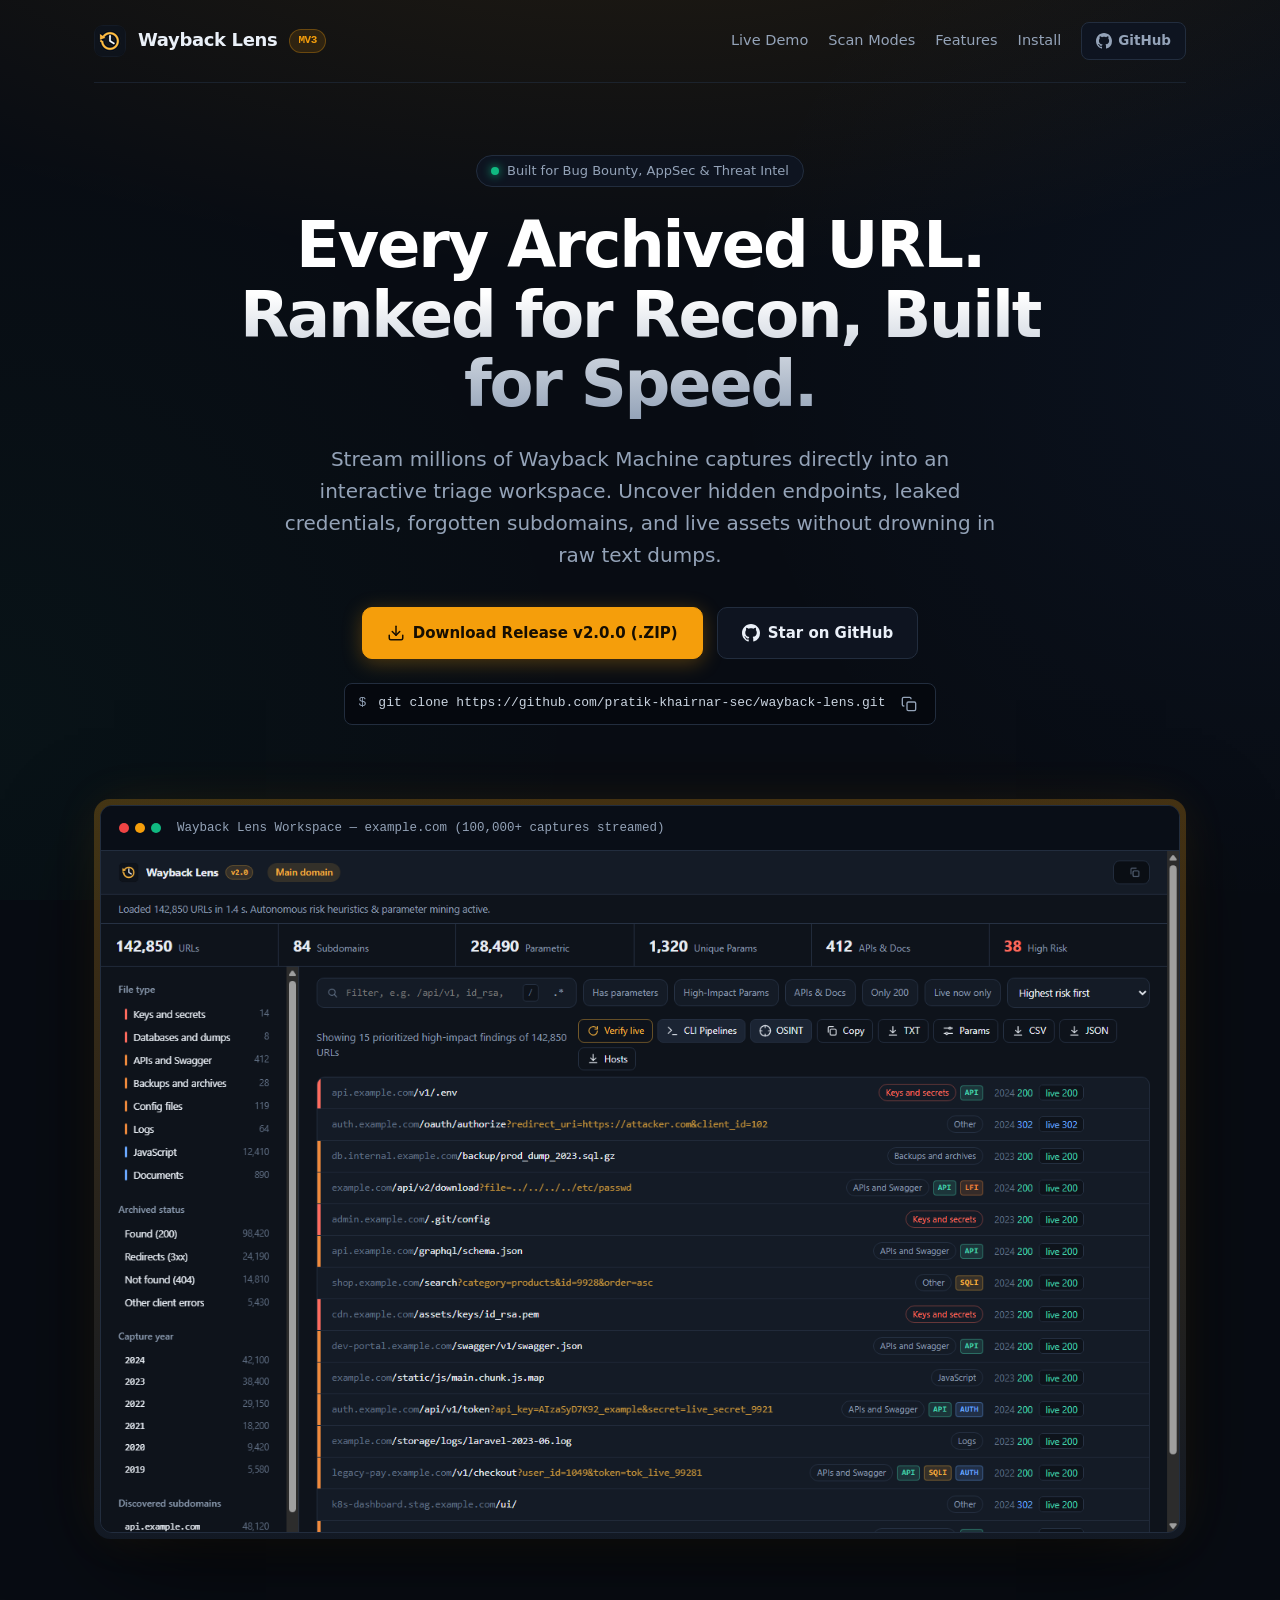
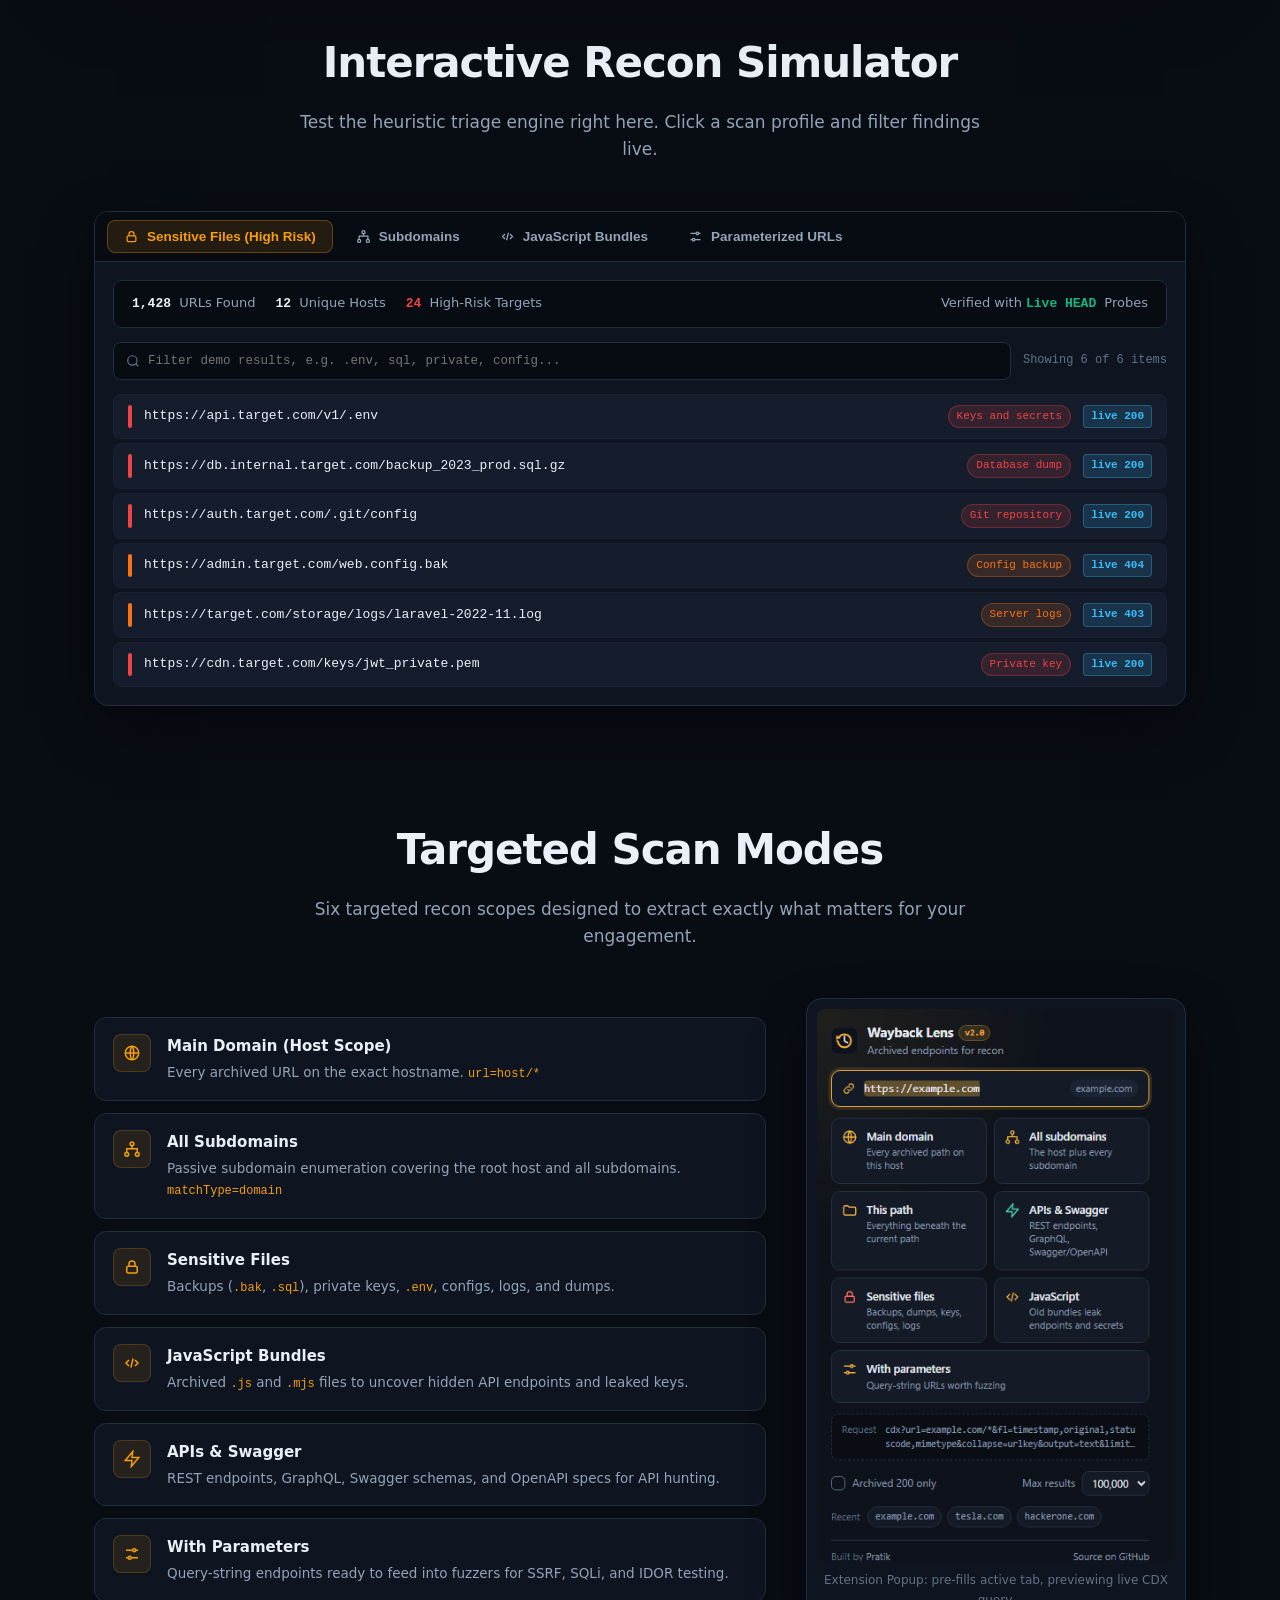
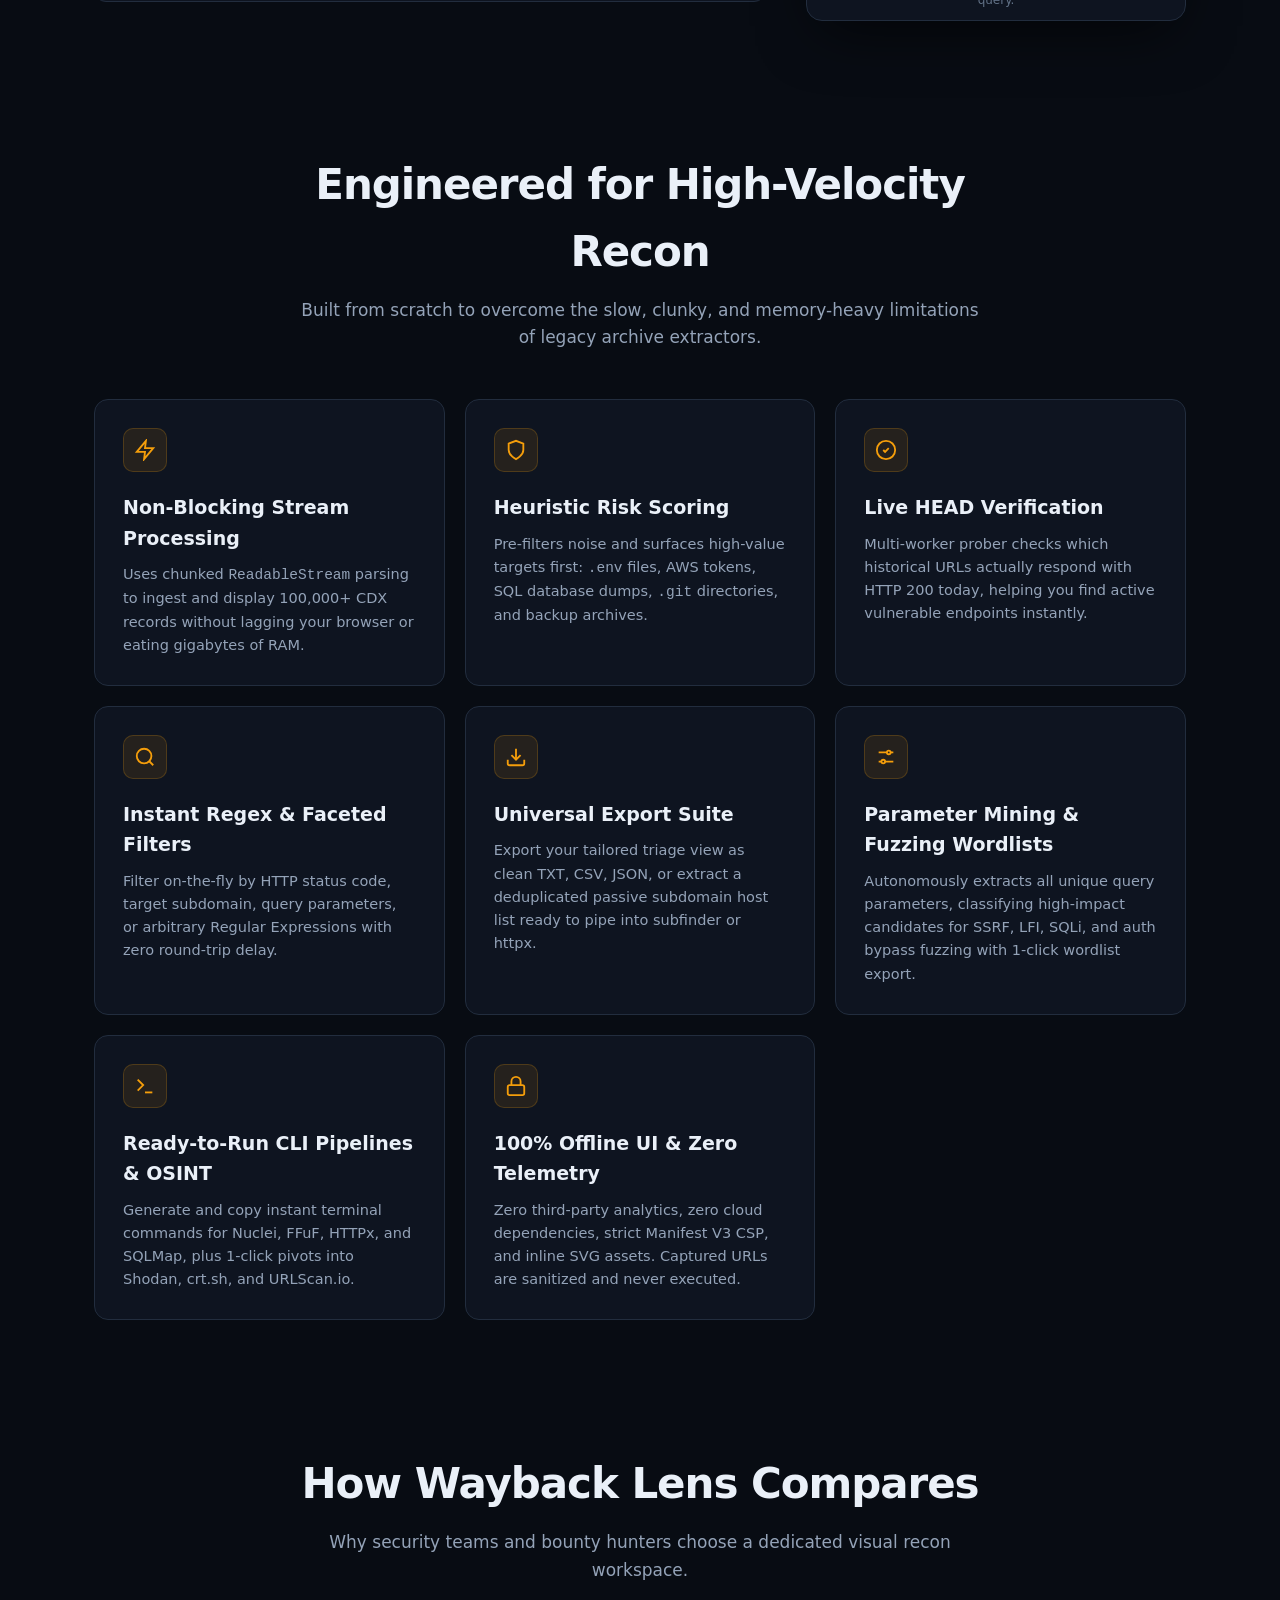
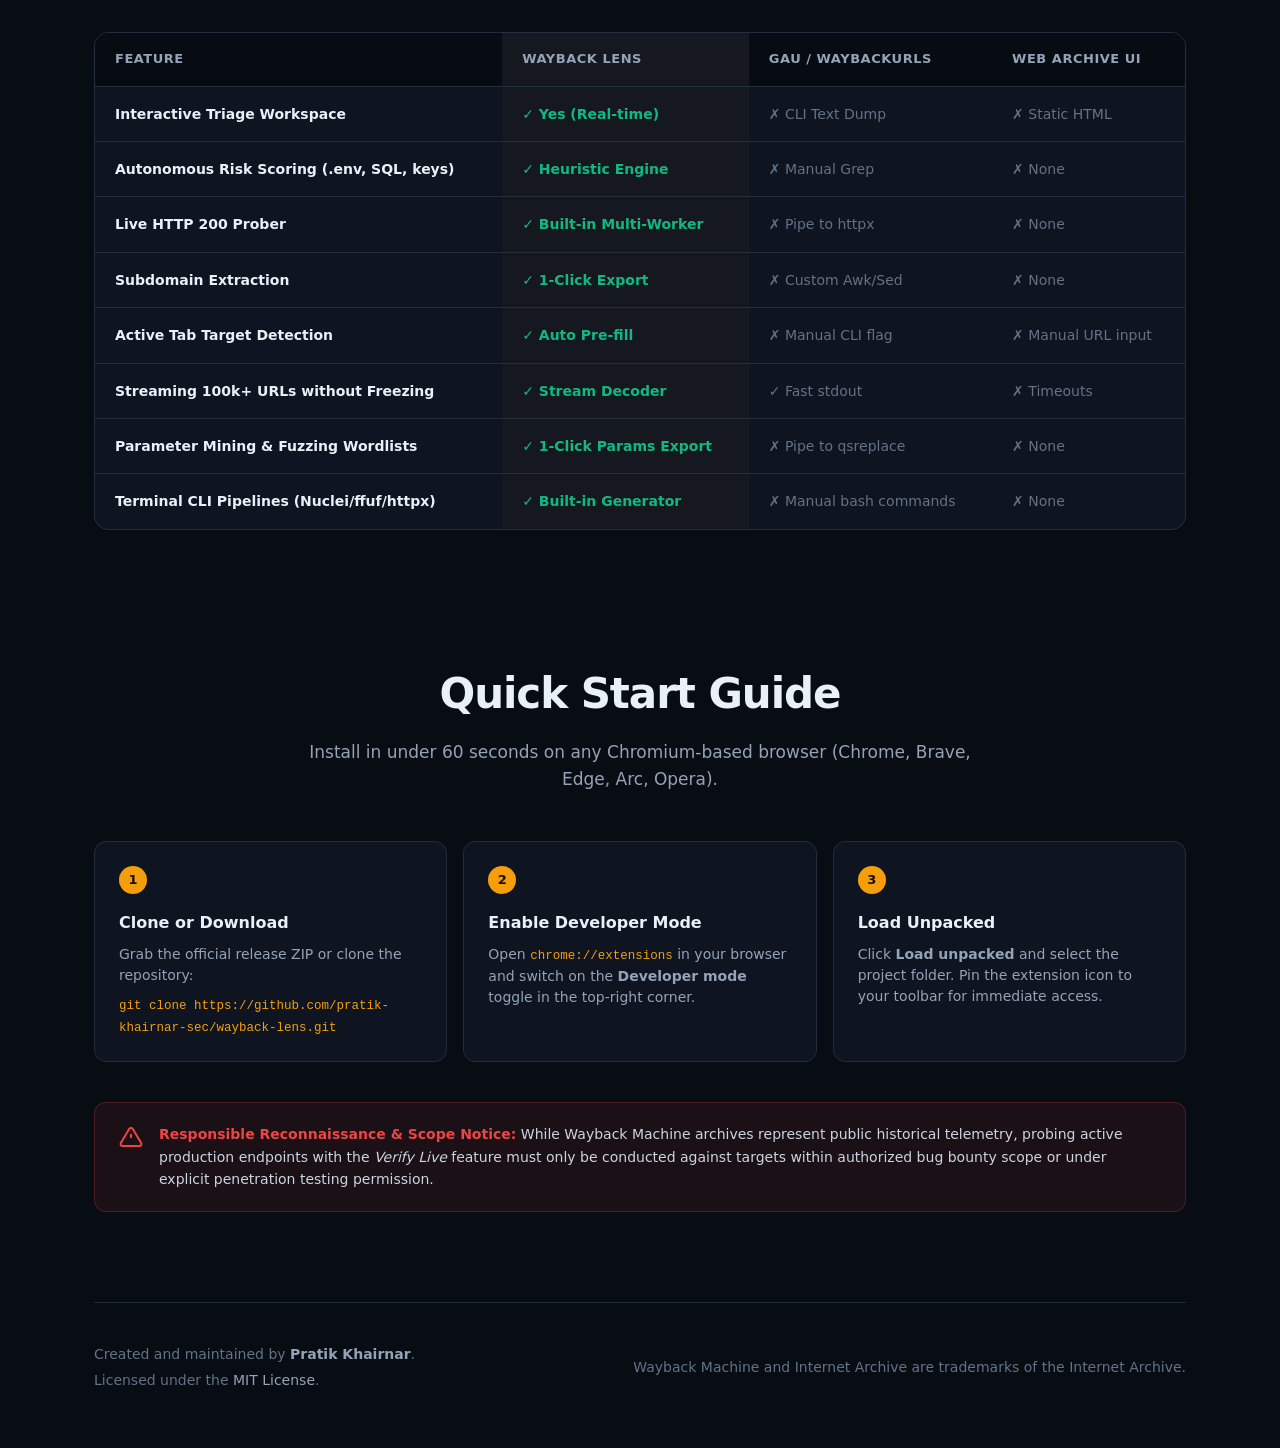
<file: docs/index.html>
<!DOCTYPE html>
<html lang="en">
<head>
<meta charset="UTF-8">
<meta name="viewport" content="width=device-width, initial-scale=1">
<title>Wayback Lens — High-Performance Wayback Machine Recon & Triage Workspace</title>
<meta name="description" content="A Chrome Manifest V3 extension that streams millions of Wayback Machine captures for any target, intelligently ranks by security risk, verifies live endpoints, and exports actionable recon datasets. Built by Pratik Khairnar.">
<meta name="keywords" content="Wayback Machine, CDX API, recon, bug bounty, pentesting, OSINT, chrome extension, infosec, cybersecurity">
<meta property="og:title" content="Wayback Lens — High-Performance Wayback Recon">
<meta property="og:description" content="Archived URLs, subdomains, JavaScript bundles, and sensitive leaks. Ranked by what is worth testing first.">
<meta property="og:type" content="website">
<meta property="og:url" content="https://pratik-khairnar-sec.github.io/wayback-lens/">
<meta property="og:image" content="results.png">
<meta name="twitter:card" content="summary_large_image">
<meta name="twitter:title" content="Wayback Lens — Recon & Triage Workspace">
<meta name="twitter:description" content="Stream, rank, verify, and export Wayback Machine archives for passive recon.">
<meta name="twitter:image" content="results.png">
<link rel="icon" href="icon-32.png">
<style>
:root {
  --ink: #080c13;
  --panel: #0e1420;
  --raise: #151d2c;
  --raise-hover: #1c2638;
  --line: #222d3e;
  --line-light: #2d3b50;
  --text: #eaf0f8;
  --mute: #94a3b8;
  --faint: #627287;
  --amber: #f59e0b;
  --amber-glow: rgba(245, 158, 11, 0.16);
  --amber-ink: #160e02;
  --red: #ef4444;
  --red-bg: rgba(239, 68, 68, 0.15);
  --orange: #f97316;
  --orange-bg: rgba(249, 115, 22, 0.15);
  --blue: #3b82f6;
  --blue-bg: rgba(59, 130, 246, 0.15);
  --teal: #10b981;
  --teal-bg: rgba(16, 185, 129, 0.15);
  --mono: ui-monospace, "SF Mono", "JetBrains Mono", Menlo, Consolas, monospace;
  --sans: system-ui, -apple-system, BlinkMacSystemFont, "Segoe UI", Roboto, sans-serif;
  color-scheme: dark;
}
* { box-sizing: border-box; margin: 0; padding: 0; }
html { scroll-behavior: smooth; }
body {
  background-color: var(--ink);
  background-image: 
    radial-gradient(ellipse 80% 50% at 50% -20%, rgba(245, 158, 11, 0.12), transparent),
    radial-gradient(circle at 100% 40%, rgba(59, 130, 246, 0.05), transparent 40%),
    radial-gradient(circle at 0% 80%, rgba(16, 185, 129, 0.04), transparent 40%);
  background-attachment: fixed;
  color: var(--text);
  font: 16px/1.6 var(--sans);
  -webkit-font-smoothing: antialiased;
}
a { color: inherit; text-decoration: none; }
:focus-visible { outline: 2px solid var(--amber); outline-offset: 3px; border-radius: 6px; }
.wrap { max-width: 1140px; margin: 0 auto; padding: 0 24px; }

/* Navigation */
nav { display: flex; align-items: center; justify-content: space-between; padding: 22px 0; border-bottom: 1px solid rgba(34, 45, 62, 0.6); }
.nav-brand { display: flex; align-items: center; gap: 12px; font-weight: 700; font-size: 18px; letter-spacing: -0.02em; }
.nav-brand img { border-radius: 9px; }
.badge-mv3 { font-size: 11px; font-family: var(--mono); font-weight: 600; padding: 2px 8px; border-radius: 99px; background: rgba(245, 158, 11, 0.12); color: var(--amber); border: 1px solid rgba(245, 158, 11, 0.3); }
.nav-links { display: flex; align-items: center; gap: 20px; font-size: 14.5px; }
.nav-links a { color: var(--mute); transition: color 0.15s; }
.nav-links a:hover { color: var(--text); }
.nav-btn { display: inline-flex; align-items: center; gap: 6px; padding: 7px 14px; border-radius: 8px; border: 1px solid var(--line); font-size: 13.5px; font-weight: 600; background: var(--panel); transition: all 0.15s; }
.nav-btn:hover { border-color: var(--amber); color: var(--amber); background: var(--raise); }

/* Hero */
.hero { text-align: center; padding: 72px 0 50px; max-width: 860px; margin: 0 auto; }
.hero-tag { display: inline-flex; align-items: center; gap: 8px; padding: 5px 14px; border-radius: 99px; background: var(--panel); border: 1px solid var(--line); font-size: 13px; color: var(--mute); margin-bottom: 24px; }
.hero-tag span { width: 8px; height: 8px; border-radius: 50%; background: var(--teal); box-shadow: 0 0 10px var(--teal); }
h1 { font-size: clamp(36px, 6.2vw, 64px); line-height: 1.08; letter-spacing: -0.035em; font-weight: 800; background: linear-gradient(180deg, #ffffff 40%, #94a3b8 100%); -webkit-background-clip: text; -webkit-text-fill-color: transparent; }
.lede { margin: 24px auto 0; color: var(--mute); font-size: clamp(17px, 2.2vw, 20px); line-height: 1.6; max-width: 720px; }
.cta-group { display: flex; flex-wrap: wrap; align-items: center; justify-content: center; gap: 14px; margin-top: 36px; }
.btn { display: inline-flex; align-items: center; justify-content: center; gap: 8px; padding: 13px 24px; border-radius: 10px; font-weight: 600; font-size: 15px; border: 1px solid var(--line); transition: all 0.18s; cursor: pointer; }
.btn-pri { background: var(--amber); color: var(--amber-ink); border-color: var(--amber); box-shadow: 0 4px 20px rgba(245, 158, 11, 0.3); }
.btn-pri:hover { background: #fbbf24; transform: translateY(-1px); box-shadow: 0 6px 24px rgba(245, 158, 11, 0.4); }
.btn-sec { background: var(--panel); color: var(--text); border-color: var(--line); }
.btn-sec:hover { background: var(--raise); border-color: var(--line-light); color: #fff; transform: translateY(-1px); }

/* Quick Clone Box */
.clone-box { display: inline-flex; align-items: center; gap: 12px; margin-top: 24px; padding: 8px 14px; background: #05080e; border: 1px solid var(--line); border-radius: 8px; font-family: var(--mono); font-size: 13px; color: var(--mute); max-width: 100%; }
.clone-box code { color: #cbd5e1; user-select: all; }
.copy-btn { background: none; border: 0; color: var(--mute); cursor: pointer; display: flex; align-items: center; padding: 4px; border-radius: 4px; transition: color 0.15s; }
.copy-btn:hover { color: var(--amber); }

/* Media Showcase */
.showcase { margin-top: 24px; position: relative; border-radius: 16px; padding: 6px; background: linear-gradient(180deg, rgba(245, 158, 11, 0.25) 0%, rgba(34, 45, 62, 0.4) 100%); box-shadow: 0 30px 100px -20px rgba(0, 0, 0, 0.8), 0 0 50px -10px rgba(245, 158, 11, 0.15); }
.showcase-inner { border-radius: 12px; overflow: hidden; background: var(--panel); border: 1px solid var(--line); }
.showcase img { display: block; width: 100%; height: auto; }
.showcase-bar { display: flex; align-items: center; gap: 8px; padding: 12px 18px; background: #090e17; border-bottom: 1px solid var(--line); font-family: var(--mono); font-size: 12.5px; color: var(--mute); }
.dots { display: flex; gap: 6px; margin-right: 8px; }
.dot { width: 10px; height: 10px; border-radius: 50%; background: #283547; }
.dot.r { background: #ef4444; } .dot.y { background: #f59e0b; } .dot.g { background: #10b981; }

/* Interactive Simulator */
.demo-section { padding: 90px 0 30px; }
.section-header { text-align: center; max-width: 680px; margin: 0 auto 48px; }
.section-header h2 { font-size: clamp(28px, 4vw, 42px); letter-spacing: -0.025em; font-weight: 700; }
.section-header p { color: var(--mute); margin-top: 12px; font-size: 17px; }

.sim-container { background: var(--panel); border: 1px solid var(--line); border-radius: 14px; overflow: hidden; box-shadow: 0 20px 60px -15px rgba(0, 0, 0, 0.6); }
.sim-tabs { display: flex; flex-wrap: wrap; background: #070b12; border-bottom: 1px solid var(--line); padding: 8px 12px; gap: 6px; }
.sim-tab { background: none; border: 1px solid transparent; color: var(--mute); padding: 8px 16px; border-radius: 8px; font-size: 13.5px; font-weight: 600; cursor: pointer; display: flex; align-items: center; gap: 8px; transition: all 0.15s; }
.sim-tab:hover { color: var(--text); background: var(--raise); }
.sim-tab.active { background: rgba(245, 158, 11, 0.12); color: var(--amber); border-color: rgba(245, 158, 11, 0.3); }
.sim-body { padding: 18px; }
.sim-stats { display: flex; flex-wrap: wrap; gap: 20px; padding: 12px 18px; background: #070b12; border-radius: 8px; margin-bottom: 14px; font-size: 13px; color: var(--mute); border: 1px solid var(--line); }
.sim-stats b { color: var(--text); margin-right: 4px; font-family: var(--mono); }
.sim-stats .hot b { color: var(--red); }

.sim-filter-bar { display: flex; align-items: center; justify-content: space-between; gap: 12px; margin-bottom: 14px; }
.sim-search { flex: 1; display: flex; align-items: center; gap: 8px; background: #070b12; border: 1px solid var(--line); border-radius: 8px; padding: 0 12px; height: 38px; color: var(--faint); }
.sim-search:focus-within { border-color: var(--amber); color: var(--amber); }
.sim-search input { flex: 1; background: none; border: 0; outline: 0; color: var(--text); font-family: var(--mono); font-size: 12.5px; }
.sim-count { font-size: 12px; color: var(--faint); font-family: var(--mono); white-space: nowrap; }

.sim-table { list-style: none; display: grid; gap: 4px; font-family: var(--mono); font-size: 13px; }
.sim-row { display: grid; grid-template-columns: 4px minmax(0, 1fr) auto auto; gap: 12px; align-items: center; padding: 10px 14px; background: var(--raise); border-radius: 8px; border: 1px solid rgba(255,255,255,0.02); transition: background 0.15s; }
.sim-row:hover { background: var(--raise-hover); }
.sim-rail { height: 100%; border-radius: 2px; }
.rail-r3 { background: var(--red); } .rail-r2 { background: var(--orange); } .rail-r1 { background: var(--blue); }
.sim-url { overflow: hidden; text-overflow: ellipsis; white-space: nowrap; color: var(--text); }
.sim-tag { font-size: 11px; padding: 2px 8px; border-radius: 99px; white-space: nowrap; border: 1px solid var(--line); }
.tag-r3 { color: var(--red); background: var(--red-bg); border-color: rgba(239, 68, 68, 0.3); }
.tag-r2 { color: var(--orange); background: var(--orange-bg); border-color: rgba(249, 115, 22, 0.3); }
.tag-r1 { color: var(--blue); background: var(--blue-bg); border-color: rgba(59, 130, 246, 0.3); }
.sim-status { font-size: 11px; padding: 2px 7px; border-radius: 4px; font-weight: 600; }
.status-live { color: #38bdf8; background: rgba(56, 189, 248, 0.15); border: 1px solid rgba(56, 189, 248, 0.3); }

/* Scan Modes & Popup Showcase */
.modes-section { padding: 80px 0 40px; }
.modes-split { display: grid; grid-template-columns: minmax(0, 1fr) 380px; gap: 40px; align-items: center; }
.modes-list { display: grid; gap: 12px; }
.mode-item { display: flex; gap: 16px; padding: 16px 18px; background: var(--panel); border: 1px solid var(--line); border-radius: 12px; transition: border-color 0.15s; }
.mode-item:hover { border-color: var(--line-light); }
.m-icon { width: 38px; height: 38px; border-radius: 8px; display: grid; place-items: center; background: rgba(245, 158, 11, 0.1); color: var(--amber); flex: none; border: 1px solid rgba(245, 158, 11, 0.2); }
.mode-item h4 { font-size: 15px; font-weight: 600; margin-bottom: 4px; }
.mode-item p { color: var(--mute); font-size: 13.5px; }
.mode-item code { font-family: var(--mono); color: var(--amber); font-size: 12px; }
.popup-preview { background: var(--panel); border: 1px solid var(--line); border-radius: 16px; overflow: hidden; padding: 10px; box-shadow: 0 20px 60px -15px rgba(0,0,0,0.7); text-align: center; }
.popup-preview img { display: block; width: 100%; height: auto; border-radius: 8px; }
.popup-caption { font-size: 12px; color: var(--faint); margin-top: 10px; }

/* Feature Grid */
.features { padding: 90px 0; }
.feature-grid { display: grid; grid-template-columns: repeat(auto-fit, minmax(320px, 1fr)); gap: 20px; }
.f-card { background: var(--panel); border: 1px solid var(--line); border-radius: 14px; padding: 28px; position: relative; transition: all 0.2s; }
.f-card:hover { border-color: var(--line-light); transform: translateY(-2px); box-shadow: 0 12px 30px -10px rgba(0, 0, 0, 0.5); }
.f-icon { width: 44px; height: 44px; border-radius: 10px; display: grid; place-items: center; background: rgba(245, 158, 11, 0.1); color: var(--amber); margin-bottom: 20px; border: 1px solid rgba(245, 158, 11, 0.2); }
.f-card h3 { font-size: 19px; font-weight: 700; margin-bottom: 10px; }
.f-card p { color: var(--mute); font-size: 14.5px; line-height: 1.6; }

/* Comparison Table */
.compare-section { padding: 40px 0 90px; }
.compare-card { background: var(--panel); border: 1px solid var(--line); border-radius: 14px; overflow-x: auto; }
table { width: 100%; border-collapse: collapse; text-align: left; font-size: 14px; }
th, td { padding: 16px 20px; border-bottom: 1px solid var(--line); }
th { background: #070b12; color: var(--mute); font-weight: 600; font-size: 13px; text-transform: uppercase; letter-spacing: 0.04em; }
tr:last-child td { border-bottom: 0; }
td:first-child { font-weight: 600; }
.check { color: var(--teal); font-weight: 700; }
.cross { color: var(--faint); }
.highlight-col { background: rgba(245, 158, 11, 0.03); }

/* Steps */
.install-section { padding: 40px 0 90px; }
.steps-grid { display: grid; grid-template-columns: repeat(auto-fit, minmax(280px, 1fr)); gap: 16px; margin-top: 32px; }
.step-card { background: var(--panel); border: 1px solid var(--line); border-radius: 12px; padding: 24px; position: relative; }
.step-num { width: 28px; height: 28px; border-radius: 50%; background: var(--amber); color: var(--amber-ink); font-weight: 800; font-size: 13px; display: grid; place-items: center; margin-bottom: 16px; }
.step-card h3 { font-size: 16px; font-weight: 600; margin-bottom: 8px; }
.step-card p { font-size: 14px; color: var(--mute); line-height: 1.5; }
.step-card code { font-family: var(--mono); color: var(--amber); font-size: 12.5px; }

/* Scope Banner */
.scope-callout { background: rgba(239, 68, 68, 0.08); border: 1px solid rgba(239, 68, 68, 0.25); border-radius: 12px; padding: 20px 24px; margin-top: 40px; display: flex; align-items: flex-start; gap: 16px; }
.scope-callout svg { flex: none; color: var(--red); margin-top: 2px; }
.scope-callout p { font-size: 14px; color: #cbd5e1; }
.scope-callout b { color: var(--red); }

/* Footer */
footer { padding: 40px 0 60px; border-top: 1px solid var(--line); color: var(--faint); font-size: 14px; display: flex; flex-wrap: wrap; justify-content: space-between; align-items: center; gap: 20px; }
footer a { color: var(--mute); transition: color 0.15s; }
footer a:hover { color: var(--amber); }

/* Toast */
.toast { position: fixed; left: 50%; bottom: 28px; transform: translate(-50%, 15px); padding: 10px 20px; border-radius: 10px; background: var(--raise); border: 1px solid var(--amber); color: #fff; font-size: 13.5px; font-weight: 600; opacity: 0; pointer-events: none; transition: all 0.2s cubic-bezier(0.16, 1, 0.3, 1); z-index: 100; box-shadow: 0 10px 30px rgba(0,0,0,0.5); }
.toast.show { opacity: 1; transform: translate(-50%, 0); }

@media (max-width: 860px) {
  .hero { padding: 48px 0 30px; }
  .modes-split { grid-template-columns: 1fr; }
  .popup-preview { max-width: 380px; margin: 0 auto; }
  .sim-stats { flex-direction: column; gap: 8px; }
  .sim-row { grid-template-columns: 4px minmax(0, 1fr); }
  .sim-tag, .sim-status { display: none; }
  footer { flex-direction: column; text-align: center; }
}
</style>
</head>
<body>

<div class="wrap">
  <!-- Navigation -->
  <nav>
    <div class="nav-brand">
      <img src="icon-32.png" width="32" height="32" alt="Wayback Lens logo">
      <span>Wayback Lens</span>
      <span class="badge-mv3">MV3</span>
    </div>
    <div class="nav-links">
      <a href="#demo">Live Demo</a>
      <a href="#modes">Scan Modes</a>
      <a href="#features">Features</a>
      <a href="#install">Install</a>
      <a href="https://github.com/pratik-khairnar-sec/wayback-lens" class="nav-btn" target="_blank" rel="noopener">
        <svg width="16" height="16" viewBox="0 0 24 24" fill="currentColor"><path d="M12 0C5.37 0 0 5.37 0 12c0 5.31 3.435 9.795 8.205 11.385.6.105.825-.255.825-.57 0-.285-.015-1.23-.015-2.235-3.015.555-3.795-.735-4.035-1.41-.135-.345-.72-1.41-1.23-1.695-.42-.225-1.02-.78-.015-.795.945-.015 1.62.87 1.845 1.23 1.08 1.815 2.805 1.305 3.495.99.105-.78.42-1.305.765-1.605-2.67-.3-5.46-1.335-5.46-5.925 0-1.305.465-2.385 1.23-3.225-.12-.3-.54-1.53.12-3.18 0 0 1.005-.315 3.3 1.23.96-.27 1.98-.405 3-.405s2.04.135 3 .405c2.295-1.56 3.3-1.23 3.3-1.23.66 1.65.24 2.88.12 3.18.765.84 1.23 1.905 1.23 3.225 0 4.605-2.805 5.625-5.475 5.925.435.375.81 1.095.81 2.22 0 1.605-.015 2.895-.015 3.3 0 .315.225.69.825.57A12.02 12.02 0 0024 12c0-6.63-5.37-12-12-12z"/></svg>
        GitHub
      </a>
    </div>
  </nav>

  <!-- Hero -->
  <header class="hero">
    <div class="hero-tag">
      <span></span> Built for Bug Bounty, AppSec & Threat Intel
    </div>
    <h1>Every Archived URL.<br>Ranked for Recon, Built for Speed.</h1>
    <p class="lede">
      Stream millions of Wayback Machine captures directly into an interactive triage workspace. Uncover hidden endpoints, leaked credentials, forgotten subdomains, and live assets without drowning in raw text dumps.
    </p>
    <div class="cta-group">
      <a class="btn btn-pri" href="https://github.com/pratik-khairnar-sec/wayback-lens/releases/download/v2.0.0/wayback-lens-v2.0.0.zip">
        <svg width="18" height="18" fill="none" stroke="currentColor" stroke-width="2" stroke-linecap="round" stroke-linejoin="round" viewBox="0 0 24 24"><path d="M21 15v4a2 2 0 0 1-2 2H5a2 2 0 0 1-2-2v-4"/><polyline points="7 10 12 15 17 10"/><line x1="12" y1="15" x2="12" y2="3"/></svg>
        Download Release v2.0.0 (.ZIP)
      </a>
      <a class="btn btn-sec" href="https://github.com/pratik-khairnar-sec/wayback-lens" target="_blank" rel="noopener">
        <svg width="18" height="18" fill="currentColor" viewBox="0 0 24 24"><path d="M12 0C5.37 0 0 5.37 0 12c0 5.31 3.435 9.795 8.205 11.385.6.105.825-.255.825-.57 0-.285-.015-1.23-.015-2.235-3.015.555-3.795-.735-4.035-1.41-.135-.345-.72-1.41-1.23-1.695-.42-.225-1.02-.78-.015-.795.945-.015 1.62.87 1.845 1.23 1.08 1.815 2.805 1.305 3.495.99.105-.78.42-1.305.765-1.605-2.67-.3-5.46-1.335-5.46-5.925 0-1.305.465-2.385 1.23-3.225-.12-.3-.54-1.53.12-3.18 0 0 1.005-.315 3.3 1.23.96-.27 1.98-.405 3-.405s2.04.135 3 .405c2.295-1.56 3.3-1.23 3.3-1.23.66 1.65.24 2.88.12 3.18.765.84 1.23 1.905 1.23 3.225 0 4.605-2.805 5.625-5.475 5.925.435.375.81 1.095.81 2.22 0 1.605-.015 2.895-.015 3.3 0 .315.225.69.825.57A12.02 12.02 0 0024 12c0-6.63-5.37-12-12-12z"/></svg>
        Star on GitHub
      </a>
    </div>
    <div>
      <div class="clone-box">
        <span>$</span>
        <code id="cloneCmd">git clone https://github.com/pratik-khairnar-sec/wayback-lens.git</code>
        <button class="copy-btn" id="btnCopyClone" title="Copy git clone command">
          <svg width="16" height="16" fill="none" stroke="currentColor" stroke-width="2" viewBox="0 0 24 24"><rect x="9" y="9" width="13" height="13" rx="2" ry="2"/><path d="M5 15H4a2 2 0 0 1-2-2V4a2 2 0 0 1 2-2h9a2 2 0 0 1 2 2v1"/></svg>
        </button>
      </div>
    </div>
  </header>

  <!-- Showcase Image -->
  <figure class="showcase">
    <div class="showcase-inner">
      <div class="showcase-bar">
        <div class="dots"><div class="dot r"></div><div class="dot y"></div><div class="dot g"></div></div>
        <span>Wayback Lens Workspace — example.com (100,000+ captures streamed)</span>
      </div>
      <img src="results.png" alt="Wayback Lens Results Workspace" width="1360" height="860">
    </div>
  </figure>

  <!-- Interactive Demo Section -->
  <section class="demo-section" id="demo">
    <div class="section-header">
      <h2>Interactive Recon Simulator</h2>
      <p>Test the heuristic triage engine right here. Click a scan profile and filter findings live.</p>
    </div>

    <div class="sim-container">
      <div class="sim-tabs">
        <button class="sim-tab active" data-mode="sensitive">
          <svg width="15" height="15" fill="none" stroke="currentColor" stroke-width="2" viewBox="0 0 24 24"><rect x="5" y="11" width="14" height="9" rx="2"/><path d="M8 11V8a4 4 0 0 1 8 0v3"/></svg>
          Sensitive Files (High Risk)
        </button>
        <button class="sim-tab" data-mode="subs">
          <svg width="15" height="15" fill="none" stroke="currentColor" stroke-width="2" viewBox="0 0 24 24"><circle cx="12" cy="5" r="2.5"/><circle cx="5" cy="19" r="2.5"/><circle cx="19" cy="19" r="2.5"/><path d="M12 7.5v4M12 11.5H5v5M12 11.5h7v5"/></svg>
          Subdomains
        </button>
        <button class="sim-tab" data-mode="js">
          <svg width="15" height="15" fill="none" stroke="currentColor" stroke-width="2" viewBox="0 0 24 24"><path d="M8 8l-4 4 4 4M16 8l4 4-4 4M13.5 6l-3 12"/></svg>
          JavaScript Bundles
        </button>
        <button class="sim-tab" data-mode="params">
          <svg width="15" height="15" fill="none" stroke="currentColor" stroke-width="2" viewBox="0 0 24 24"><path d="M4 7h9M17 7h3M4 17h3M11 17h9"/><circle cx="15" cy="7" r="2"/><circle cx="9" cy="17" r="2"/></svg>
          Parameterized URLs
        </button>
      </div>
      <div class="sim-body">
        <div class="sim-stats">
          <div><b id="simTotal">1,428</b> URLs Found</div>
          <div><b id="simHosts">12</b> Unique Hosts</div>
          <div class="hot"><b id="simRisk">24</b> High-Risk Targets</div>
          <div style="margin-left: auto;">Verified with <b style="color:var(--teal)">Live HEAD</b> Probes</div>
        </div>

        <div class="sim-filter-bar">
          <div class="sim-search">
            <svg width="14" height="14" fill="none" stroke="currentColor" stroke-width="2" viewBox="0 0 24 24"><circle cx="11" cy="11" r="8"/><line x1="21" y1="21" x2="16.65" y2="16.65"/></svg>
            <input type="text" id="simInput" placeholder="Filter demo results, e.g. .env, sql, private, config...">
          </div>
          <span class="sim-count" id="simMatchCount">Showing 6 items</span>
        </div>

        <ul class="sim-table" id="simList">
          <!-- Populated by JavaScript -->
        </ul>
      </div>
    </div>
  </section>

  <!-- Scan Modes & Popup Showcase -->
  <section class="modes-section" id="modes">
    <div class="section-header">
      <h2>Targeted Scan Modes</h2>
      <p>Six targeted recon scopes designed to extract exactly what matters for your engagement.</p>
    </div>

    <div class="modes-split">
      <div class="modes-list">
        <div class="mode-item">
          <div class="m-icon">
            <svg width="18" height="18" fill="none" stroke="currentColor" stroke-width="2" viewBox="0 0 24 24"><circle cx="12" cy="12" r="9"/><path d="M3 12h18M12 3c3.2 3.4 3.2 14.6 0 18M12 3c-3.2 3.4-3.2 14.6 0 18"/></svg>
          </div>
          <div>
            <h4>Main Domain (Host Scope)</h4>
            <p>Every archived URL on the exact hostname. <code>url=host/*</code></p>
          </div>
        </div>

        <div class="mode-item">
          <div class="m-icon">
            <svg width="18" height="18" fill="none" stroke="currentColor" stroke-width="2" viewBox="0 0 24 24"><circle cx="12" cy="5" r="2.5"/><circle cx="5" cy="19" r="2.5"/><circle cx="19" cy="19" r="2.5"/><path d="M12 7.5v4M12 11.5H5v5M12 11.5h7v5"/></svg>
          </div>
          <div>
            <h4>All Subdomains</h4>
            <p>Passive subdomain enumeration covering the root host and all subdomains. <code>matchType=domain</code></p>
          </div>
        </div>

        <div class="mode-item">
          <div class="m-icon">
            <svg width="18" height="18" fill="none" stroke="currentColor" stroke-width="2" viewBox="0 0 24 24"><rect x="5" y="11" width="14" height="9" rx="2"/><path d="M8 11V8a4 4 0 0 1 8 0v3"/></svg>
          </div>
          <div>
            <h4>Sensitive Files</h4>
            <p>Backups (<code>.bak</code>, <code>.sql</code>), private keys, <code>.env</code>, configs, logs, and dumps.</p>
          </div>
        </div>

        <div class="mode-item">
          <div class="m-icon">
            <svg width="18" height="18" fill="none" stroke="currentColor" stroke-width="2" viewBox="0 0 24 24"><path d="M8 8l-4 4 4 4M16 8l4 4-4 4M13.5 6l-3 12"/></svg>
          </div>
          <div>
            <h4>JavaScript Bundles</h4>
            <p>Archived <code>.js</code> and <code>.mjs</code> files to uncover hidden API endpoints and leaked keys.</p>
          </div>
        </div>

        <div class="mode-item">
          <div class="m-icon">
            <svg width="18" height="18" fill="none" stroke="currentColor" stroke-width="2" viewBox="0 0 24 24"><polygon points="13 2 3 14 12 14 11 22 21 10 12 10 13 2"/></svg>
          </div>
          <div>
            <h4>APIs & Swagger</h4>
            <p>REST endpoints, GraphQL, Swagger schemas, and OpenAPI specs for API hunting.</p>
          </div>
        </div>

        <div class="mode-item">
          <div class="m-icon">
            <svg width="18" height="18" fill="none" stroke="currentColor" stroke-width="2" viewBox="0 0 24 24"><path d="M4 7h9M17 7h3M4 17h3M11 17h9"/><circle cx="15" cy="7" r="2"/><circle cx="9" cy="17" r="2"/></svg>
          </div>
          <div>
            <h4>With Parameters</h4>
            <p>Query-string endpoints ready to feed into fuzzers for SSRF, SQLi, and IDOR testing.</p>
          </div>
        </div>
      </div>

      <div class="popup-preview">
        <img src="popup.png" alt="Wayback Lens Extension Popup" width="392" height="560">
        <p class="popup-caption">Extension Popup: pre-fills active tab, previewing live CDX query.</p>
      </div>
    </div>
  </section>

  <!-- Features Grid -->
  <section class="features" id="features">
    <div class="section-header">
      <h2>Engineered for High-Velocity Recon</h2>
      <p>Built from scratch to overcome the slow, clunky, and memory-heavy limitations of legacy archive extractors.</p>
    </div>

    <div class="feature-grid">
      <div class="f-card">
        <div class="f-icon">
          <svg width="22" height="22" fill="none" stroke="currentColor" stroke-width="2" viewBox="0 0 24 24"><polygon points="13 2 3 14 12 14 11 22 21 10 12 10 13 2"/></svg>
        </div>
        <h3>Non-Blocking Stream Processing</h3>
        <p>Uses chunked <code>ReadableStream</code> parsing to ingest and display 100,000+ CDX records without lagging your browser or eating gigabytes of RAM.</p>
      </div>

      <div class="f-card">
        <div class="f-icon">
          <svg width="22" height="22" fill="none" stroke="currentColor" stroke-width="2" viewBox="0 0 24 24"><path d="M12 22s8-4 8-10V5l-8-3-8 3v7c0 6 8 10 8 10z"/></svg>
        </div>
        <h3>Heuristic Risk Scoring</h3>
        <p>Pre-filters noise and surfaces high-value targets first: <code>.env</code> files, AWS tokens, SQL database dumps, <code>.git</code> directories, and backup archives.</p>
      </div>

      <div class="f-card">
        <div class="f-icon">
          <svg width="22" height="22" fill="none" stroke="currentColor" stroke-width="2" viewBox="0 0 24 24"><circle cx="12" cy="12" r="10"/><path d="m9 12 2 2 4-4"/></svg>
        </div>
        <h3>Live HEAD Verification</h3>
        <p>Multi-worker prober checks which historical URLs actually respond with HTTP 200 today, helping you find active vulnerable endpoints instantly.</p>
      </div>

      <div class="f-card">
        <div class="f-icon">
          <svg width="22" height="22" fill="none" stroke="currentColor" stroke-width="2" viewBox="0 0 24 24"><circle cx="11" cy="11" r="8"/><line x1="21" y1="21" x2="16.65" y2="16.65"/></svg>
        </div>
        <h3>Instant Regex & Faceted Filters</h3>
        <p>Filter on-the-fly by HTTP status code, target subdomain, query parameters, or arbitrary Regular Expressions with zero round-trip delay.</p>
      </div>

      <div class="f-card">
        <div class="f-icon">
          <svg width="22" height="22" fill="none" stroke="currentColor" stroke-width="2" viewBox="0 0 24 24"><path d="M21 15v4a2 2 0 0 1-2 2H5a2 2 0 0 1-2-2v-4"/><polyline points="7 10 12 15 17 10"/><line x1="12" y1="15" x2="12" y2="3"/></svg>
        </div>
        <h3>Universal Export Suite</h3>
        <p>Export your tailored triage view as clean TXT, CSV, JSON, or extract a deduplicated passive subdomain host list ready to pipe into subfinder or httpx.</p>
      </div>

      <div class="f-card">
        <div class="f-icon">
          <svg width="22" height="22" fill="none" stroke="currentColor" stroke-width="2" viewBox="0 0 24 24"><path d="M4 7h9M17 7h3M4 17h3M11 17h9"/><circle cx="15" cy="7" r="2"/><circle cx="9" cy="17" r="2"/></svg>
        </div>
        <h3>Parameter Mining & Fuzzing Wordlists</h3>
        <p>Autonomously extracts all unique query parameters, classifying high-impact candidates for SSRF, LFI, SQLi, and auth bypass fuzzing with 1-click wordlist export.</p>
      </div>

      <div class="f-card">
        <div class="f-icon">
          <svg width="22" height="22" fill="none" stroke="currentColor" stroke-width="2" viewBox="0 0 24 24"><polyline points="4 17 10 11 4 5"/><line x1="12" y1="19" x2="20" y2="19"/></svg>
        </div>
        <h3>Ready-to-Run CLI Pipelines & OSINT</h3>
        <p>Generate and copy instant terminal commands for Nuclei, FFuF, HTTPx, and SQLMap, plus 1-click pivots into Shodan, crt.sh, and URLScan.io.</p>
      </div>

      <div class="f-card">
        <div class="f-icon">
          <svg width="22" height="22" fill="none" stroke="currentColor" stroke-width="2" viewBox="0 0 24 24"><rect x="3" y="11" width="18" height="11" rx="2" ry="2"/><path d="M7 11V7a5 5 0 0 1 10 0v4"/></svg>
        </div>
        <h3>100% Offline UI & Zero Telemetry</h3>
        <p>Zero third-party analytics, zero cloud dependencies, strict Manifest V3 CSP, and inline SVG assets. Captured URLs are sanitized and never executed.</p>
      </div>
    </div>
  </section>

  <!-- Comparison Section -->
  <section class="compare-section">
    <div class="section-header">
      <h2>How Wayback Lens Compares</h2>
      <p>Why security teams and bounty hunters choose a dedicated visual recon workspace.</p>
    </div>

    <div class="compare-card">
      <table>
        <thead>
          <tr>
            <th>Feature</th>
            <th class="highlight-col">Wayback Lens</th>
            <th>gau / waybackurls</th>
            <th>Web Archive UI</th>
          </tr>
        </thead>
        <tbody>
          <tr>
            <td>Interactive Triage Workspace</td>
            <td class="highlight-col check">✓ Yes (Real-time)</td>
            <td class="cross">✗ CLI Text Dump</td>
            <td class="cross">✗ Static HTML</td>
          </tr>
          <tr>
            <td>Autonomous Risk Scoring (.env, SQL, keys)</td>
            <td class="highlight-col check">✓ Heuristic Engine</td>
            <td class="cross">✗ Manual Grep</td>
            <td class="cross">✗ None</td>
          </tr>
          <tr>
            <td>Live HTTP 200 Prober</td>
            <td class="highlight-col check">✓ Built-in Multi-Worker</td>
            <td class="cross">✗ Pipe to httpx</td>
            <td class="cross">✗ None</td>
          </tr>
          <tr>
            <td>Subdomain Extraction</td>
            <td class="highlight-col check">✓ 1-Click Export</td>
            <td class="cross">✗ Custom Awk/Sed</td>
            <td class="cross">✗ None</td>
          </tr>
          <tr>
            <td>Active Tab Target Detection</td>
            <td class="highlight-col check">✓ Auto Pre-fill</td>
            <td class="cross">✗ Manual CLI flag</td>
            <td class="cross">✗ Manual URL input</td>
          </tr>
          <tr>
            <td>Streaming 100k+ URLs without Freezing</td>
            <td class="highlight-col check">✓ Stream Decoder</td>
            <td class="cross">✓ Fast stdout</td>
            <td class="cross">✗ Timeouts</td>
          </tr>
          <tr>
            <td>Parameter Mining & Fuzzing Wordlists</td>
            <td class="highlight-col check">✓ 1-Click Params Export</td>
            <td class="cross">✗ Pipe to qsreplace</td>
            <td class="cross">✗ None</td>
          </tr>
          <tr>
            <td>Terminal CLI Pipelines (Nuclei/ffuf/httpx)</td>
            <td class="highlight-col check">✓ Built-in Generator</td>
            <td class="cross">✗ Manual bash commands</td>
            <td class="cross">✗ None</td>
          </tr>
        </tbody>
      </table>
    </div>
  </section>

  <!-- Install Section -->
  <section class="install-section" id="install">
    <div class="section-header">
      <h2>Quick Start Guide</h2>
      <p>Install in under 60 seconds on any Chromium-based browser (Chrome, Brave, Edge, Arc, Opera).</p>
    </div>

    <div class="steps-grid">
      <div class="step-card">
        <div class="step-num">1</div>
        <h3>Clone or Download</h3>
        <p>Grab the official release ZIP or clone the repository:</p>
        <p style="margin-top:8px;"><code>git clone https://github.com/pratik-khairnar-sec/wayback-lens.git</code></p>
      </div>

      <div class="step-card">
        <div class="step-num">2</div>
        <h3>Enable Developer Mode</h3>
        <p>Open <code>chrome://extensions</code> in your browser and switch on the <b>Developer mode</b> toggle in the top-right corner.</p>
      </div>

      <div class="step-card">
        <div class="step-num">3</div>
        <h3>Load Unpacked</h3>
        <p>Click <b>Load unpacked</b> and select the project folder. Pin the extension icon to your toolbar for immediate access.</p>
      </div>
    </div>

    <div class="scope-callout">
      <svg width="24" height="24" fill="none" stroke="currentColor" stroke-width="2" viewBox="0 0 24 24"><path d="M10.29 3.86L1.82 18a2 2 0 0 0 1.71 3h16.94a2 2 0 0 0 1.71-3L13.71 3.86a2 2 0 0 0-3.42 0z"/><line x1="12" y1="9" x2="12" y2="13"/><line x1="12" y1="17" x2="12.01" y2="17"/></svg>
      <div>
        <p><b>Responsible Reconnaissance & Scope Notice:</b> While Wayback Machine archives represent public historical telemetry, probing active production endpoints with the <i>Verify Live</i> feature must only be conducted against targets within authorized bug bounty scope or under explicit penetration testing permission.</p>
      </div>
    </div>
  </section>

  <!-- Footer -->
  <footer>
    <div>
      <span>Created and maintained by <a href="https://github.com/pratik-khairnar-sec" target="_blank" rel="noopener"><b>Pratik Khairnar</b></a>.</span>
      <span style="display:block; margin-top:4px;">Licensed under the <a href="https://github.com/pratik-khairnar-sec/wayback-lens/blob/main/LICENSE" target="_blank" rel="noopener">MIT License</a>.</span>
    </div>
    <div>
      <span>Wayback Machine and Internet Archive are trademarks of the Internet Archive.</span>
    </div>
  </footer>
</div>

<div id="toast" class="toast">Command copied to clipboard</div>

<script>
// Copy clone command
const copyBtn = document.getElementById('btnCopyClone');
const toast = document.getElementById('toast');
function showToast(msg) {
  toast.textContent = msg;
  toast.classList.add('show');
  clearTimeout(showToast.t);
  showToast.t = setTimeout(() => toast.classList.remove('show'), 2200);
}
copyBtn.addEventListener('click', () => {
  navigator.clipboard.writeText('git clone https://github.com/pratik-khairnar-sec/wayback-lens.git')
    .then(() => showToast('Git clone command copied!'))
    .catch(() => showToast('Copy failed, please copy manually.'));
});

// Demo Data Simulator
const DEMO_DATA = {
  sensitive: {
    total: '1,428', hosts: '12', risk: '24',
    items: [
      { url: 'https://api.target.com/v1/.env', rail: 'r3', tag: 'Keys and secrets', tagCls: 'tag-r3', status: '200', live: 'live 200' },
      { url: 'https://db.internal.target.com/backup_2023_prod.sql.gz', rail: 'r3', tag: 'Database dump', tagCls: 'tag-r3', status: '200', live: 'live 200' },
      { url: 'https://auth.target.com/.git/config', rail: 'r3', tag: 'Git repository', tagCls: 'tag-r3', status: '200', live: 'live 200' },
      { url: 'https://admin.target.com/web.config.bak', rail: 'r2', tag: 'Config backup', tagCls: 'tag-r2', status: '200', live: 'live 404' },
      { url: 'https://target.com/storage/logs/laravel-2022-11.log', rail: 'r2', tag: 'Server logs', tagCls: 'tag-r2', status: '200', live: 'live 403' },
      { url: 'https://cdn.target.com/keys/jwt_private.pem', rail: 'r3', tag: 'Private key', tagCls: 'tag-r3', status: '200', live: 'live 200' }
    ]
  },
  subs: {
    total: '38,290', hosts: '84', risk: '8',
    items: [
      { url: 'https://dev-portal.internal.target.com/login', rail: 'r2', tag: 'Admin portal', tagCls: 'tag-r2', status: '200', live: 'live 200' },
      { url: 'https://k8s-dashboard.stag.target.com/', rail: 'r3', tag: 'Infrastructure', tagCls: 'tag-r3', status: '302', live: 'live 200' },
      { url: 'https://grafana.monitoring.target.com/dashboards', rail: 'r2', tag: 'Monitoring', tagCls: 'tag-r2', status: '200', live: 'live 200' },
      { url: 'https://jira-archive.legacy.target.com/browse/SEC', rail: 'r1', tag: 'Internal issue', tagCls: 'tag-r1', status: '200', live: 'live 404' },
      { url: 'https://vault.target.com/ui/', rail: 'r3', tag: 'Secrets vault', tagCls: 'tag-r3', status: '200', live: 'live 200' }
    ]
  },
  js: {
    total: '12,410', hosts: '19', risk: '14',
    items: [
      { url: 'https://app.target.com/static/js/main.b82f14c.chunk.js.map', rail: 'r2', tag: 'Source Map', tagCls: 'tag-r2', status: '200', live: 'live 200' },
      { url: 'https://target.com/assets/config.runtime.bundle.js', rail: 'r2', tag: 'Runtime config', tagCls: 'tag-r2', status: '200', live: 'live 200' },
      { url: 'https://auth.target.com/dist/auth-provider.v2.js', rail: 'r1', tag: 'Auth script', tagCls: 'tag-r1', status: '200', live: 'live 200' },
      { url: 'https://admin.target.com/js/internal-debug-tools.js', rail: 'r3', tag: 'Debug code', tagCls: 'tag-r3', status: '200', live: 'live 200' },
      { url: 'https://payment.target.com/checkout.stripe.legacy.js', rail: 'r1', tag: 'Payment bundle', tagCls: 'tag-r1', status: '200', live: 'live 200' }
    ]
  },
  params: {
    total: '64,820', hosts: '42', risk: '11',
    items: [
      { url: 'https://target.com/redirect?url=https://auth.target.com&next=dash', rail: 'r2', tag: 'Redirect (SSRF/Open)', tagCls: 'tag-r2', status: '302', live: 'live 302' },
      { url: 'https://api.target.com/debug/eval?cmd=ping&token=test', rail: 'r3', tag: 'Command/Eval test', tagCls: 'tag-r3', status: '200', live: 'live 200' },
      { url: 'https://target.com/download.php?file=../../../../etc/passwd', rail: 'r3', tag: 'LFI / Path param', tagCls: 'tag-r3', status: '404', live: 'live 404' },
      { url: 'https://shop.target.com/search?category=tools&filter=active&order=desc', rail: 'r1', tag: 'Fuzzable query', tagCls: 'tag-r1', status: '200', live: 'live 200' },
      { url: 'https://target.com/api/v2/users?id=1029&fields=email,role,tokens', rail: 'r2', tag: 'IDOR target', tagCls: 'tag-r2', status: '200', live: 'live 200' }
    ]
  }
};

let currentMode = 'sensitive';
const simInput = document.getElementById('simInput');
const simMatchCount = document.getElementById('simMatchCount');

function renderSim(mode, filterText = '') {
  currentMode = mode;
  const data = DEMO_DATA[mode];
  if (!data) return;
  document.getElementById('simTotal').textContent = data.total;
  document.getElementById('simHosts').textContent = data.hosts;
  document.getElementById('simRisk').textContent = data.risk;
  const list = document.getElementById('simList');
  list.innerHTML = '';
  
  const query = filterText.toLowerCase().trim();
  const filtered = data.items.filter(item => 
    !query || item.url.toLowerCase().includes(query) || item.tag.toLowerCase().includes(query)
  );

  if (simMatchCount) {
    simMatchCount.textContent = `Showing ${filtered.length} of ${data.items.length} items`;
  }

  if (filtered.length === 0) {
    const li = document.createElement('li');
    li.style.padding = '24px';
    li.style.textAlign = 'center';
    li.style.color = 'var(--mute)';
    li.textContent = 'No matching simulation records. Try another filter word.';
    list.appendChild(li);
    return;
  }

  filtered.forEach(item => {
    const li = document.createElement('li');
    li.className = 'sim-row';
    li.innerHTML = `
      <div class="sim-rail rail-${item.rail}"></div>
      <div class="sim-url">${item.url}</div>
      <div class="sim-tag ${item.tagCls}">${item.tag}</div>
      <div class="sim-status status-live">${item.live}</div>
    `;
    list.appendChild(li);
  });
}

const tabs = document.querySelectorAll('.sim-tab');
tabs.forEach(tab => {
  tab.addEventListener('click', () => {
    tabs.forEach(t => t.classList.remove('active'));
    tab.classList.add('active');
    if (simInput) simInput.value = '';
    renderSim(tab.dataset.mode);
  });
});

if (simInput) {
  simInput.addEventListener('input', e => {
    renderSim(currentMode, e.target.value);
  });
}

renderSim('sensitive');
</script>
</body>
</html>
</file>
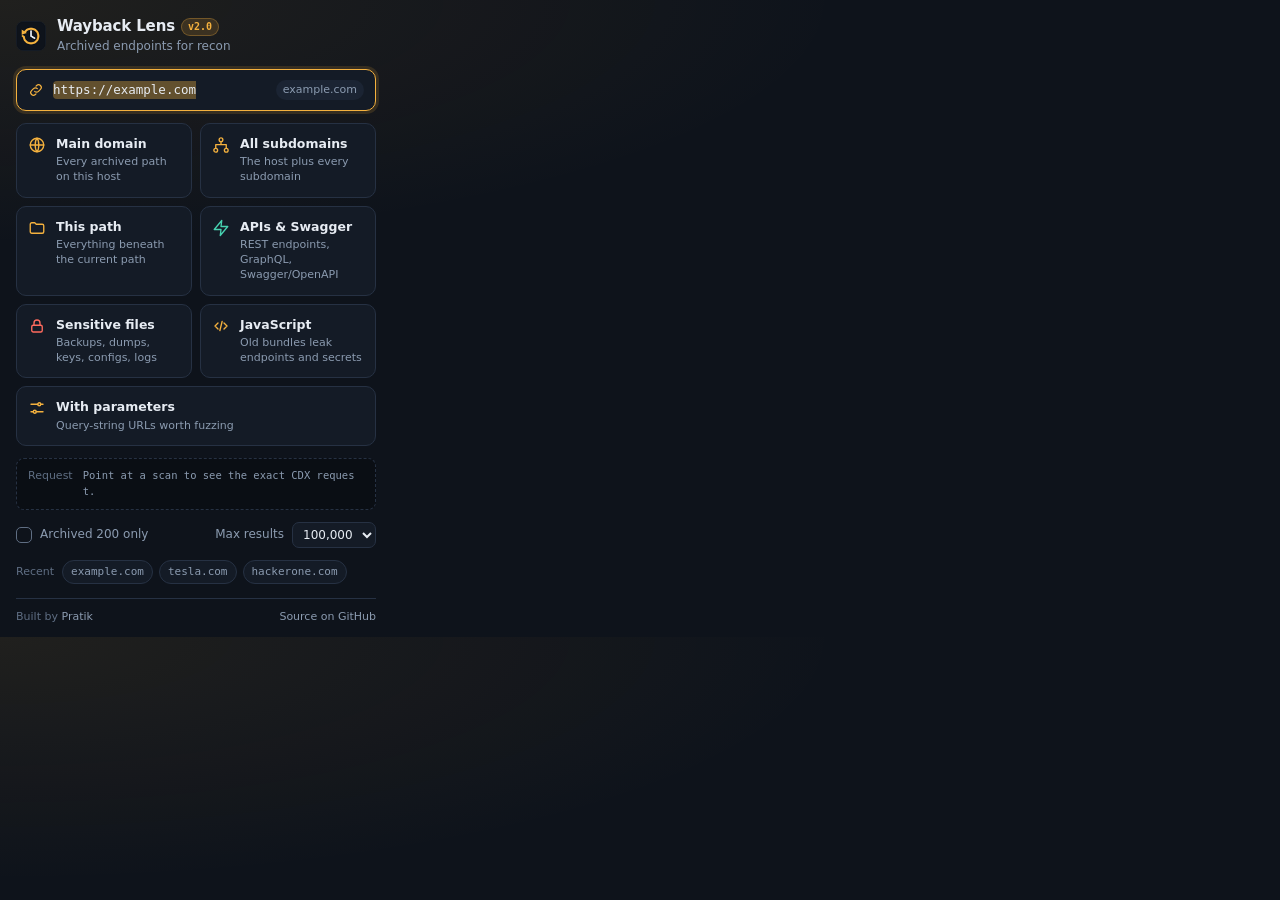
<file: popup.html>
<!DOCTYPE html>
<html lang="en">
<head>
  <meta charset="UTF-8">
  <title>Wayback Lens</title>
  <link rel="stylesheet" href="src/theme.css">
  <link rel="stylesheet" href="src/popup.css">
</head>
<body>
  <header class="top">
    <img src="icons/icon-48.png" alt="" class="mark" width="30" height="30">
    <div>
      <div style="display: flex; align-items: center; gap: 6px;">
        <h1>Wayback Lens</h1>
        <span style="font-size: 10px; font-weight: 700; font-family: var(--mono); color: var(--amber); background: rgba(244,177,62,.15); padding: 1px 6px; border-radius: 99px; border: 1px solid rgba(244,177,62,.3);">v2.0</span>
      </div>
      <p>Archived endpoints for recon</p>
    </div>
  </header>

  <label class="target" for="target">
    <svg class="i"><use href="#i-link"/></svg>
    <input id="target" type="text" spellcheck="false" autocomplete="off" placeholder="example.com or a full URL">
    <span id="scope" class="scope" aria-live="polite"></span>
  </label>

  <nav id="modes" class="modes" aria-label="Scan type"></nav>

  <div class="preview">
    <span>Request</span>
    <code id="qprev">Point at a scan to see the exact CDX request.</code>
  </div>

  <div class="opts">
    <label class="chk"><input type="checkbox" id="live"><span class="box"></span>Archived 200 only</label>
    <label class="lim">Max results
      <select id="limit">
        <option value="10000">10,000</option>
        <option value="100000" selected>100,000</option>
        <option value="500000">500,000</option>
      </select>
    </label>
  </div>

  <div id="recent" class="recent" hidden></div>

  <footer>
    <span>Built by <a href="https://github.com/pratik-khairnar-sec" target="_blank" rel="noopener">Pratik</a></span>
    <a href="https://github.com/pratik-khairnar-sec/wayback-lens" target="_blank" rel="noopener">Source on GitHub</a>
  </footer>

  <div id="toast" class="toast" role="status" aria-live="polite"></div>
  <script src="src/core.js"></script>
  <script src="src/popup.js"></script>
</body>
</html>
</file>
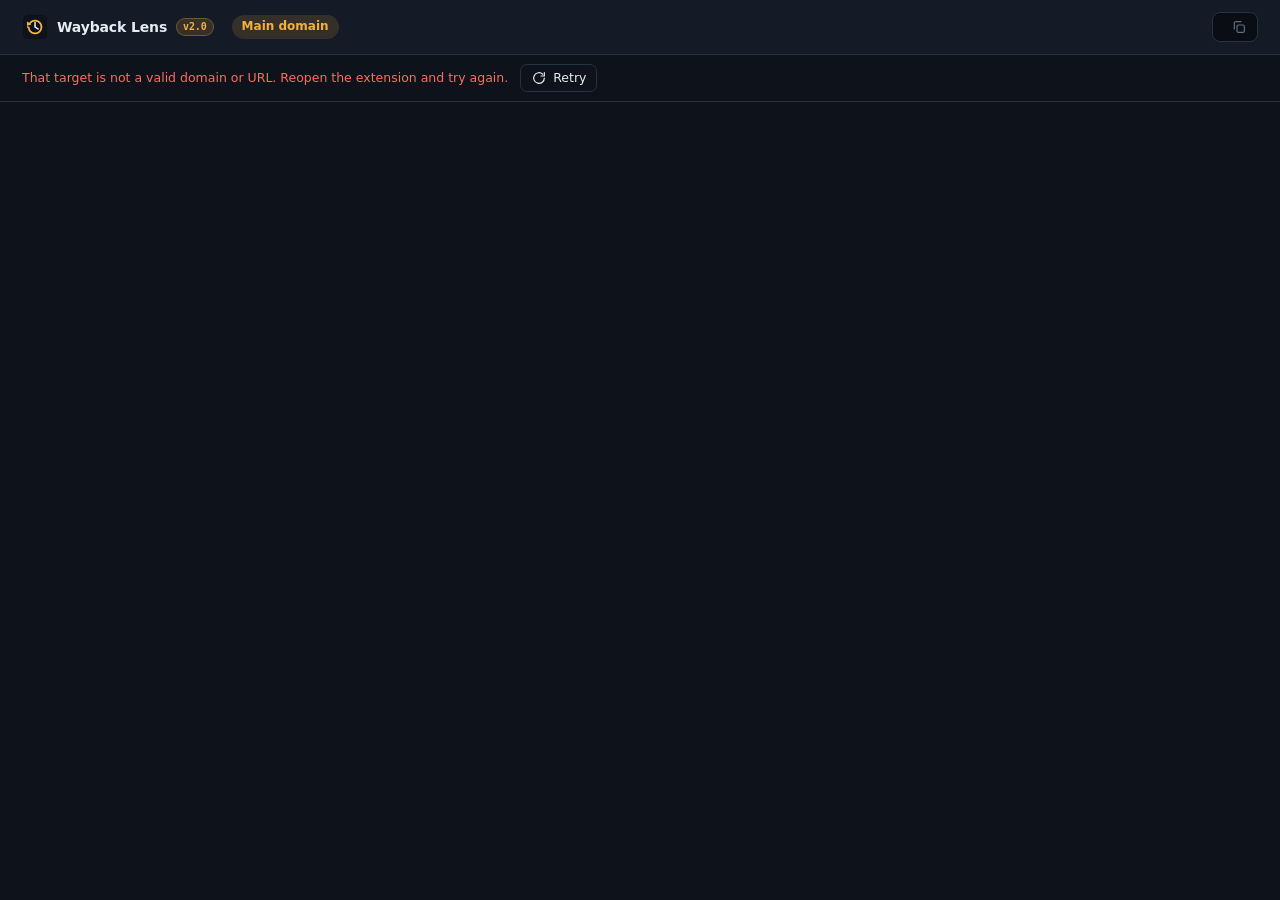
<file: results.html>
<!DOCTYPE html>
<html lang="en">
<head>
  <meta charset="UTF-8">
  <meta name="viewport" content="width=device-width, initial-scale=1">
  <title>Wayback Lens - Results Workspace</title>
  <link rel="icon" href="icons/icon-48.png">
  <link rel="stylesheet" href="src/theme.css">
  <link rel="stylesheet" href="src/results.css">
</head>
<body>
  <header class="head">
    <div class="brand"><img src="icons/icon-48.png" alt="" width="26" height="26"><b>Wayback Lens</b><span class="vtag">v2.0</span></div>
    <div class="what"><span id="modeName" class="pill"></span><span id="host" class="host"></span></div>
    <button id="copyQ" class="req" title="Copy the CDX request URL">
      <code id="qline"></code><svg class="i"><use href="#i-copy"/></svg>
    </button>
  </header>

  <div id="status" class="status" role="status" aria-live="polite">
    <div class="track"><i></i></div>
    <span id="statusText">Contacting the Wayback Machine</span>
    <button id="cancel" class="ghost"><svg class="i"><use href="#i-stop"/></svg>Cancel</button>
    <button id="retry" class="ghost" hidden><svg class="i"><use href="#i-retry"/></svg>Retry</button>
  </div>

  <section id="stats" class="stats" hidden>
    <div><b id="sTotal">0</b><span>URLs</span></div>
    <div><b id="sHosts">0</b><span>Subdomains</span></div>
    <div><b id="sParams">0</b><span>Parametric</span></div>
    <div><b id="sUniqueParams">0</b><span>Unique Params</span></div>
    <div><b id="sApis">0</b><span>APIs & Docs</span></div>
    <div class="hot"><b id="sRisk">0</b><span>High Risk</span></div>
  </section>

  <div id="app" class="app" hidden>
    <aside class="side">
      <h2>File type</h2>
      <ul id="cats" class="facet"></ul>
      <h2>Archived status</h2>
      <ul id="statuses" class="facet"></ul>
      <h2>Capture year</h2>
      <ul id="years" class="facet"></ul>
      <h2>Discovered subdomains</h2>
      <ul id="hosts" class="facet"></ul>
    </aside>

    <main>
      <div class="tools">
        <div class="search">
          <svg class="i"><use href="#i-search"/></svg>
          <input id="q" type="search" spellcheck="false" autocomplete="off" placeholder="Filter, e.g. /api/v1, id_rsa, .env or backup">
          <kbd class="kbd" title="Press / to focus">/</kbd>
          <button id="rx" class="tog" title="Treat the filter as a regular expression" aria-pressed="false">.*</button>
        </div>
        <label class="chip"><input type="checkbox" id="onlyParams"><span>Has parameters</span></label>
        <label class="chip"><input type="checkbox" id="onlyVulnParams"><span>High-Impact Params</span></label>
        <label class="chip"><input type="checkbox" id="onlyApi"><span>APIs & Docs</span></label>
        <label class="chip"><input type="checkbox" id="only200"><span>Only 200</span></label>
        <label class="chip" id="liveWrap" hidden><input type="checkbox" id="liveOnly"><span>Live now only</span></label>
        <select id="sort" aria-label="Sort">
          <option value="risk">Highest risk first</option>
          <option value="vuln">High-impact params first</option>
          <option value="new">Newest capture</option>
          <option value="old">Oldest capture</option>
          <option value="az">A to Z</option>
        </select>
        <button id="resetFilters" class="ghost" title="Reset all active filters" hidden><svg class="i"><use href="#i-retry"/></svg>Reset</button>
      </div>

      <div class="bar2">
        <span id="count"></span>
        <div class="exports">
          <button id="verify" class="verify" title="Send HEAD requests to check which URLs respond right now"><svg class="i"><use href="#i-retry"/></svg>Verify live</button>
          <button id="openCli" class="btn-tool" title="Copy ready-to-run terminal pipelines (Nuclei, FFuF, HTTPx, SQLmap)"><svg class="i"><use href="#i-terminal"/></svg>CLI Pipelines</button>
          <button id="openOsint" class="btn-tool" title="OSINT pivots for target (Shodan, crt.sh, URLScan, Dorks)"><svg class="i"><use href="#i-crosshair"/></svg>OSINT</button>
          <button data-exp="copy" title="Copy filtered URLs to clipboard"><svg class="i"><use href="#i-copy"/></svg>Copy</button>
          <button data-exp="txt" title="Download clean URL list"><svg class="i"><use href="#i-down"/></svg>TXT</button>
          <button data-exp="params" title="Download unique query parameters wordlist for ffuf / arjun"><svg class="i"><use href="#i-sliders"/></svg>Params</button>
          <button data-exp="csv" title="Download structured CSV report"><svg class="i"><use href="#i-down"/></svg>CSV</button>
          <button data-exp="json" title="Download JSON dataset"><svg class="i"><use href="#i-down"/></svg>JSON</button>
          <button data-exp="hosts" title="Download deduplicated subdomains"><svg class="i"><use href="#i-down"/></svg>Hosts</button>
        </div>
      </div>

      <ol id="list" class="list"></ol>
      <button id="more" class="more" hidden></button>
      <div id="empty" class="empty" hidden></div>
    </main>
  </div>

  <!-- CLI Pipelines Modal -->
  <div id="cliModal" class="modal-backdrop" hidden>
    <div class="modal" role="dialog" aria-modal="true" aria-labelledby="cliModalTitle">
      <div class="modal-head">
        <div>
          <h2 id="cliModalTitle">Terminal CLI Pipelines</h2>
          <p>Ready-to-run reconnaissance commands tailored to your target.</p>
        </div>
        <button class="modal-close" id="closeCli" aria-label="Close modal"><svg class="i"><use href="#i-close"/></svg></button>
      </div>
      <div id="cliList" class="modal-body cli-list"></div>
    </div>
  </div>

  <!-- OSINT Pivots Modal -->
  <div id="osintModal" class="modal-backdrop" hidden>
    <div class="modal" role="dialog" aria-modal="true" aria-labelledby="osintModalTitle">
      <div class="modal-head">
        <div>
          <h2 id="osintModalTitle">External OSINT Pivots</h2>
          <p>Instant pivots into Shodan, Certificate Transparency, URLScan, and Google Dorks.</p>
        </div>
        <button class="modal-close" id="closeOsint" aria-label="Close modal"><svg class="i"><use href="#i-close"/></svg></button>
      </div>
      <div id="osintList" class="modal-body osint-grid"></div>
    </div>
  </div>

  <div id="toast" class="toast" role="status" aria-live="polite"></div>
  <script src="src/core.js"></script>
  <script src="src/results.js"></script>
</body>
</html>
</file>
<file: src/theme.css>
/* Shared design tokens. Palette: ink (blue-black), amber (archive), red (risk), teal (OK). */
:root {
  --ink: #0e131b;  --panel: #141b26;  --raise: #1b2433;  --line: #263143;
  --text: #e7ecf3; --mute: #8b9bb0;   --faint: #5f6e83;
  --amber: #f4b13e; --amber-ink: #1b1305; --red: #ff6b5e; --orange: #f08a3c;
  --teal: #47d1b0;  --blue: #6aa8ff;
  --mono: ui-monospace, "SF Mono", "JetBrains Mono", Menlo, Consolas, monospace;
  --sans: system-ui, -apple-system, "Segoe UI", Roboto, "Helvetica Neue", sans-serif;
  color-scheme: dark;
}
* { box-sizing: border-box; margin: 0; padding: 0; }
body { background: var(--ink); color: var(--text); font: 13px/1.45 var(--sans); -webkit-font-smoothing: antialiased; }
button, input, select { font: inherit; color: inherit; }
button { background: none; border: 0; cursor: pointer; }
a { color: inherit; }
:focus-visible { outline: 2px solid var(--amber); outline-offset: 2px; border-radius: 4px; }
svg.i { width: 16px; height: 16px; fill: none; stroke: currentColor; stroke-width: 1.8;
        stroke-linecap: round; stroke-linejoin: round; flex: none; }
::selection { background: rgba(244, 177, 62, .35); }
@media (prefers-reduced-motion: reduce) { *, *::before, *::after { animation: none !important; transition: none !important; } }
[hidden] { display: none !important; }
</file>
<file: src/popup.css>
body { width: 392px; padding: 16px 16px 12px;
  background: radial-gradient(120% 70% at 0% 0%, rgba(244,177,62,.08), transparent 55%), var(--ink); }

.top { display: flex; align-items: center; gap: 11px; margin-bottom: 14px; }
.mark { border-radius: 8px; }
h1 { font-size: 15px; font-weight: 650; letter-spacing: -.01em; }
.top p { color: var(--mute); font-size: 12px; }

.target { display: flex; align-items: center; gap: 9px; padding: 0 11px; height: 42px;
  background: var(--panel); border: 1px solid var(--line); border-radius: 10px; color: var(--faint);
  transition: border-color .15s, box-shadow .15s, color .15s; }
.target:focus-within { border-color: var(--amber); color: var(--amber); box-shadow: 0 0 0 3px rgba(244,177,62,.14); }
.target input { flex: 1; min-width: 0; background: none; border: 0; outline: 0; color: var(--text);
  font-family: var(--mono); font-size: 12.5px; }
.target input::placeholder { color: var(--faint); font-family: var(--sans); }
.scope { font-size: 11px; padding: 2px 7px; border-radius: 99px; background: var(--raise); color: var(--mute);
  max-width: 120px; overflow: hidden; text-overflow: ellipsis; white-space: nowrap; }
.scope.bad { color: var(--red); }

.modes { display: grid; grid-template-columns: 1fr 1fr; gap: 8px; margin-top: 12px; }
.mode { display: flex; gap: 10px; align-items: flex-start; text-align: left; padding: 11px 11px 12px;
  background: var(--panel); border: 1px solid var(--line); border-radius: 10px;
  transition: border-color .15s, background .15s, transform .1s; }
.mode svg.i { width: 18px; height: 18px; margin-top: 1px; color: var(--amber); }
.mode b { display: block; font-weight: 600; font-size: 12.5px; }
.mode small { display: block; color: var(--mute); font-size: 11px; line-height: 1.35; margin-top: 2px; }
.mode:hover, .mode:focus-visible { border-color: rgba(244,177,62,.55); background: var(--raise); }
.mode:active { transform: scale(.98); }
.mode[data-mode="sensitive"] svg.i { color: var(--red); }
.mode[data-mode="api"] svg.i { color: var(--teal); }
.mode:last-child:nth-child(odd) { grid-column: 1 / -1; }

.preview { margin-top: 12px; padding: 9px 11px; background: #0a0e14; border: 1px dashed var(--line);
  border-radius: 8px; display: flex; gap: 10px; align-items: baseline; min-height: 34px; }
.preview span { color: var(--faint); font-size: 11px; flex: none; }
.preview code { font-family: var(--mono); font-size: 10.5px; color: var(--mute); line-height: 1.5;
  display: -webkit-box; -webkit-line-clamp: 2; -webkit-box-orient: vertical; overflow: hidden; word-break: break-all; }

.opts { display: flex; justify-content: space-between; align-items: center; margin-top: 12px; color: var(--mute); font-size: 12px; }
.chk { display: flex; align-items: center; gap: 8px; cursor: pointer; }
.chk input { position: absolute; opacity: 0; }
.box { width: 16px; height: 16px; border-radius: 5px; border: 1.5px solid var(--faint); display: grid; place-items: center; transition: .15s; }
.chk input:checked + .box { background: var(--amber); border-color: var(--amber); }
.chk input:checked + .box::after { content: ""; width: 4px; height: 8px; border: solid var(--amber-ink); border-width: 0 2px 2px 0; transform: rotate(45deg) translate(-1px,-1px); }
.chk input:focus-visible + .box { outline: 2px solid var(--amber); outline-offset: 2px; }
.lim { display: flex; align-items: center; gap: 8px; }
select { background: var(--panel); border: 1px solid var(--line); border-radius: 7px; padding: 4px 6px; font-size: 12px; color: var(--text); }

.recent { margin-top: 12px; display: flex; flex-wrap: wrap; gap: 6px; align-items: center; }
.recent::before { content: "Recent"; color: var(--faint); font-size: 11px; margin-right: 2px; }
.recent button { font-family: var(--mono); font-size: 11px; padding: 3px 8px; border-radius: 99px;
  background: var(--panel); border: 1px solid var(--line); color: var(--mute); }
.recent button:hover { color: var(--text); border-color: var(--faint); }

footer { margin-top: 14px; padding-top: 10px; border-top: 1px solid var(--line); display: flex; justify-content: space-between;
  font-size: 11px; color: var(--faint); }
footer a { color: var(--mute); text-decoration: none; }
footer a:hover { color: var(--amber); }

.toast { position: fixed; left: 16px; right: 16px; bottom: 12px; padding: 9px 12px; border-radius: 8px; font-size: 12px;
  background: var(--raise); border: 1px solid var(--red); opacity: 0; transform: translateY(8px); pointer-events: none; transition: .2s; }
.toast.show { opacity: 1; transform: none; }
</file>
<file: src/results.css>
body { min-height: 100vh; }
.head { display: flex; align-items: center; gap: 18px; padding: 12px 22px; border-bottom: 1px solid var(--line);
  background: var(--panel); position: sticky; top: 0; z-index: 5; }
.brand { display: flex; align-items: center; gap: 9px; font-size: 14px; letter-spacing: -.01em; }
.brand img { border-radius: 7px; }
.vtag { font-size: 10px; font-weight: 700; font-family: var(--mono); padding: 1px 6px; border-radius: 99px; background: rgba(244,177,62,.15); color: var(--amber); border: 1px solid rgba(244,177,62,.3); }
.what { display: flex; align-items: center; gap: 10px; min-width: 0; }
.pill { padding: 3px 10px; border-radius: 99px; background: rgba(244,177,62,.14); color: var(--amber); font-weight: 600; font-size: 12px; white-space: nowrap; }
.host { font-family: var(--mono); font-size: 13px; color: var(--text); overflow: hidden; text-overflow: ellipsis; white-space: nowrap; }
.req { margin-left: auto; display: flex; align-items: center; gap: 8px; max-width: 42%; padding: 6px 10px; border-radius: 8px;
  background: #0a0e14; border: 1px solid var(--line); color: var(--faint); }
.req:hover { color: var(--text); border-color: var(--faint); }
.req code { font-family: var(--mono); font-size: 11px; overflow: hidden; text-overflow: ellipsis; white-space: nowrap; }

.status { display: flex; align-items: center; gap: 12px; padding: 9px 22px; color: var(--mute); font-size: 12.5px;
  border-bottom: 1px solid var(--line); position: relative; }
.track { position: absolute; left: 0; right: 0; bottom: -1px; height: 2px; overflow: hidden; }
.track i { display: block; height: 100%; width: 30%; background: var(--amber); animation: slide 1.1s ease-in-out infinite; }
.status.done .track, .status.fail .track { display: none; }
.status.fail { color: var(--red); }
@keyframes slide { from { transform: translateX(-100%); } to { transform: translateX(340%); } }
.ghost { margin-left: auto; display: flex; align-items: center; gap: 6px; padding: 4px 10px; border-radius: 7px; border: 1px solid var(--line); color: var(--text); }
.ghost:hover { border-color: var(--amber); }
.ghost + .ghost { margin-left: 0; }

.stats { display: grid; grid-template-columns: repeat(6, 1fr); border-bottom: 1px solid var(--line); }
.stats div { padding: 12px 18px; border-right: 1px solid var(--line); display: flex; align-items: baseline; gap: 8px; }
.stats div:last-child { border-right: 0; }
.stats b { font-size: 20px; font-weight: 650; font-variant-numeric: tabular-nums; letter-spacing: -.02em; }
.stats span { color: var(--mute); font-size: 12px; }
.stats .hot b { color: var(--red); }

.app { display: grid; grid-template-columns: 250px minmax(0, 1fr); align-items: start; }
.side { padding: 16px 14px 40px 22px; border-right: 1px solid var(--line); position: sticky; top: 53px; max-height: calc(100vh - 53px); overflow: auto; }
.side h2 { font-size: 12px; font-weight: 600; color: var(--mute); margin: 4px 0 8px; }
.side h2:not(:first-child) { margin-top: 20px; }
.facet { list-style: none; display: grid; gap: 1px; }
.facet button { width: 100%; display: flex; align-items: center; gap: 8px; text-align: left; padding: 5px 8px; border-radius: 7px; color: var(--text); font-size: 12.5px; }
.facet button:hover { background: var(--panel); }
.facet button[aria-pressed="true"] { background: rgba(244,177,62,.14); color: var(--amber); }
.facet .n { margin-left: auto; color: var(--faint); font-variant-numeric: tabular-nums; font-size: 11.5px; }
.facet .l { overflow: hidden; text-overflow: ellipsis; white-space: nowrap; }
.facet .l.m { font-family: var(--mono); font-size: 11.5px; }
.facet .rk { width: 3px; height: 14px; border-radius: 2px; background: var(--faint); flex: none; }
.rk.r3 { background: var(--red); } .rk.r2 { background: var(--orange); } .rk.r1 { background: var(--blue); }

main { padding: 14px 22px 60px; min-width: 0; }
.tools { display: flex; gap: 8px; align-items: center; flex-wrap: wrap; }
.search { flex: 1; min-width: 240px; display: flex; align-items: center; gap: 9px; height: 38px; padding: 0 6px 0 11px;
  background: var(--panel); border: 1px solid var(--line); border-radius: 9px; color: var(--faint); }
.search:focus-within { border-color: var(--amber); color: var(--amber); }
.search.bad { border-color: var(--red); }
.search input { flex: 1; background: none; border: 0; outline: 0; color: var(--text); font-family: var(--mono); font-size: 12.5px; }
.search input::-webkit-search-cancel-button { filter: invert(.6); }
.kbd { font-family: var(--mono); font-size: 11px; padding: 2px 6px; border-radius: 4px; border: 1px solid var(--line); color: var(--faint); background: var(--ink); pointer-events: none; }
.search:focus-within .kbd { display: none; }
.tog { font-family: var(--mono); padding: 3px 8px; border-radius: 6px; color: var(--mute); border: 1px solid transparent; }
.tog[aria-pressed="true"] { color: var(--amber-ink); background: var(--amber); }
.chip { display: flex; }
.chip input { position: absolute; opacity: 0; }
.chip span { padding: 7px 11px; border-radius: 9px; border: 1px solid var(--line); background: var(--panel); color: var(--mute); font-size: 12px; }
.chip input:checked + span { border-color: var(--amber); color: var(--amber); background: rgba(244,177,62,.1); }
.chip input:focus-visible + span { outline: 2px solid var(--amber); outline-offset: 2px; }
select { height: 38px; padding: 0 10px; background: var(--panel); border: 1px solid var(--line); border-radius: 9px; font-size: 12.5px; }

.bar2 { display: flex; justify-content: space-between; align-items: center; margin: 14px 0 8px; color: var(--mute); }
.exports { display: flex; gap: 6px; flex-wrap: wrap; }
.exports button { display: flex; align-items: center; gap: 6px; padding: 5px 10px; border-radius: 7px; border: 1px solid var(--line); color: var(--text); font-size: 12px; }
.exports button:hover { border-color: var(--amber); color: var(--amber); }
.exports .btn-tool { border-color: var(--line); background: var(--raise); }
.exports .btn-tool:hover { border-color: var(--amber); color: var(--amber); }

.list { list-style: none; border: 1px solid var(--line); border-radius: 10px; overflow: hidden; background: var(--panel); }
.row { display: grid; grid-template-columns: 4px minmax(0, 1fr) auto auto auto; gap: 14px; align-items: center;
  padding: 0 10px 0 0; min-height: 40px; border-bottom: 1px solid rgba(38,49,67,.7); }
.row:last-child { border-bottom: 0; }
.row:hover { background: var(--raise); }
.rail { align-self: stretch; background: transparent; }
.row.r3 .rail { background: var(--red); } .row.r2 .rail { background: var(--orange); } .row.r1 .rail { background: rgba(106,168,255,.55); }
.u { font-family: var(--mono); font-size: 12.5px; text-decoration: none; overflow: hidden; text-overflow: ellipsis; white-space: nowrap; padding: 9px 0; }
.u .h { color: var(--faint); } .u .p { color: var(--text); } .u .s { color: var(--amber); opacity: .8; }
.u:hover .p { text-decoration: underline; text-underline-offset: 3px; }

.badges { display: flex; gap: 5px; align-items: center; }
.tag { font-size: 11px; color: var(--mute); padding: 2px 8px; border: 1px solid var(--line); border-radius: 99px; white-space: nowrap; }
.row.r3 .tag { color: var(--red); border-color: rgba(255,107,94,.4); }

.badge { font-size: 10px; font-weight: 700; padding: 1.5px 5px; border-radius: 4px; font-family: var(--mono); letter-spacing: .02em; white-space: nowrap; }
.b-api { background: rgba(71,209,176,.15); color: var(--teal); border: 1px solid rgba(71,209,176,.4); }
.b-ssrf { background: rgba(255,107,94,.15); color: var(--red); border: 1px solid rgba(255,107,94,.4); }
.b-lfi { background: rgba(240,138,60,.15); color: var(--orange); border: 1px solid rgba(240,138,60,.4); }
.b-sqli { background: rgba(244,177,62,.15); color: var(--amber); border: 1px solid rgba(244,177,62,.4); }
.b-auth { background: rgba(106,168,255,.15); color: var(--blue); border: 1px solid rgba(106,168,255,.4); }

.meta { font-size: 12px; color: var(--faint); font-variant-numeric: tabular-nums; white-space: nowrap; }
.st-2 { color: var(--teal); } .st-3 { color: var(--blue); } .st-4, .st-5 { color: var(--red); }
.acts { display: flex; gap: 2px; opacity: 0; transition: opacity .1s; }
.row:hover .acts, .row:focus-within .acts { opacity: 1; }
.acts button, .acts a { display: grid; place-items: center; width: 28px; height: 28px; border-radius: 6px; color: var(--mute); }
.acts button:hover, .acts a:hover { background: var(--ink); color: var(--amber); }

.more { display: block; margin: 14px auto 0; padding: 8px 16px; border: 1px solid var(--line); border-radius: 9px; color: var(--text); }
.more:hover { border-color: var(--amber); color: var(--amber); }
.empty { padding: 60px 20px; text-align: center; color: var(--mute); }
.empty b { display: block; color: var(--text); font-size: 15px; margin-bottom: 4px; }

.toast { position: fixed; left: 50%; bottom: 22px; transform: translate(-50%, 12px); padding: 9px 16px; border-radius: 9px;
  background: var(--raise); border: 1px solid var(--amber); opacity: 0; pointer-events: none; transition: .2s; z-index: 200; }
.toast.show { opacity: 1; transform: translate(-50%, 0); }

.exports .verify { border-color: rgba(244,177,62,.5); color: var(--amber); }
.live { margin-left: 8px; padding: 1px 7px; border-radius: 5px; background: var(--ink); border: 1px solid var(--line); }
.st-0 { color: var(--faint); }

/* Modals */
.modal-backdrop { position: fixed; inset: 0; background: rgba(8, 12, 19, 0.78); backdrop-filter: blur(4px); display: flex; align-items: center; justify-content: center; z-index: 100; padding: 20px; }
.modal { background: var(--panel); border: 1px solid var(--line); border-radius: 12px; width: 100%; max-width: 680px; max-height: 85vh; display: flex; flex-direction: column; box-shadow: 0 20px 60px rgba(0,0,0,0.6); }
.modal-head { display: flex; justify-content: space-between; align-items: flex-start; padding: 18px 22px; border-bottom: 1px solid var(--line); }
.modal-head h2 { font-size: 16px; font-weight: 650; color: var(--text); }
.modal-head p { font-size: 12px; color: var(--mute); margin-top: 2px; }
.modal-close { padding: 4px; border-radius: 6px; color: var(--mute); }
.modal-close:hover { color: var(--text); background: var(--raise); }
.modal-body { padding: 18px 22px; overflow-y: auto; display: flex; flex-direction: column; gap: 12px; }

.cli-card { background: var(--ink); border: 1px solid var(--line); border-radius: 8px; padding: 12px 14px; }
.cli-head b { font-size: 13px; color: var(--text); display: block; }
.cli-head small { font-size: 11.5px; color: var(--mute); display: block; margin: 2px 0 8px; }
.cli-box { display: flex; align-items: center; justify-content: space-between; gap: 10px; background: #070a0e; border: 1px solid var(--line); border-radius: 6px; padding: 8px 10px; }
.cli-box code { font-family: var(--mono); font-size: 11.5px; color: var(--amber); word-break: break-all; }
.copy-cli-btn { display: inline-flex; align-items: center; gap: 6px; padding: 5px 10px; border-radius: 6px; background: var(--raise); border: 1px solid var(--line); color: var(--text); font-size: 11.5px; flex-shrink: 0; }
.copy-cli-btn:hover { border-color: var(--amber); color: var(--amber); }

.osint-grid { display: grid; grid-template-columns: 1fr 1fr; gap: 10px; }
.osint-card { display: flex; align-items: center; gap: 12px; padding: 12px 14px; background: var(--ink); border: 1px solid var(--line); border-radius: 8px; text-decoration: none; transition: border-color .15s, background .15s; }
.osint-card:hover { border-color: var(--amber); background: var(--raise); }
.osint-card svg.i:first-child { width: 20px; height: 20px; color: var(--amber); flex-shrink: 0; }
.osint-text b { font-size: 13px; color: var(--text); display: block; }
.osint-text small { font-size: 11px; color: var(--mute); display: block; margin-top: 1px; }
.ext-icon { margin-left: auto; color: var(--faint); width: 14px; height: 14px; }

@media (max-width: 960px) {
  .stats { grid-template-columns: repeat(3, 1fr); }
  .stats div:nth-child(3) { border-right: 0; }
}
@media (max-width: 880px) {
  .app { grid-template-columns: 1fr; }
  .side { position: static; max-height: none; border-right: 0; border-bottom: 1px solid var(--line); }
  .stats { grid-template-columns: 1fr 1fr; }
  .stats div:nth-child(odd) { border-right: 1px solid var(--line); }
  .stats div:nth-child(even) { border-right: 0; }
  .req { display: none; }
  .row { grid-template-columns: 4px minmax(0, 1fr) auto; }
  .tag, .meta { display: none; }
  .osint-grid { grid-template-columns: 1fr; }
}
</file>
